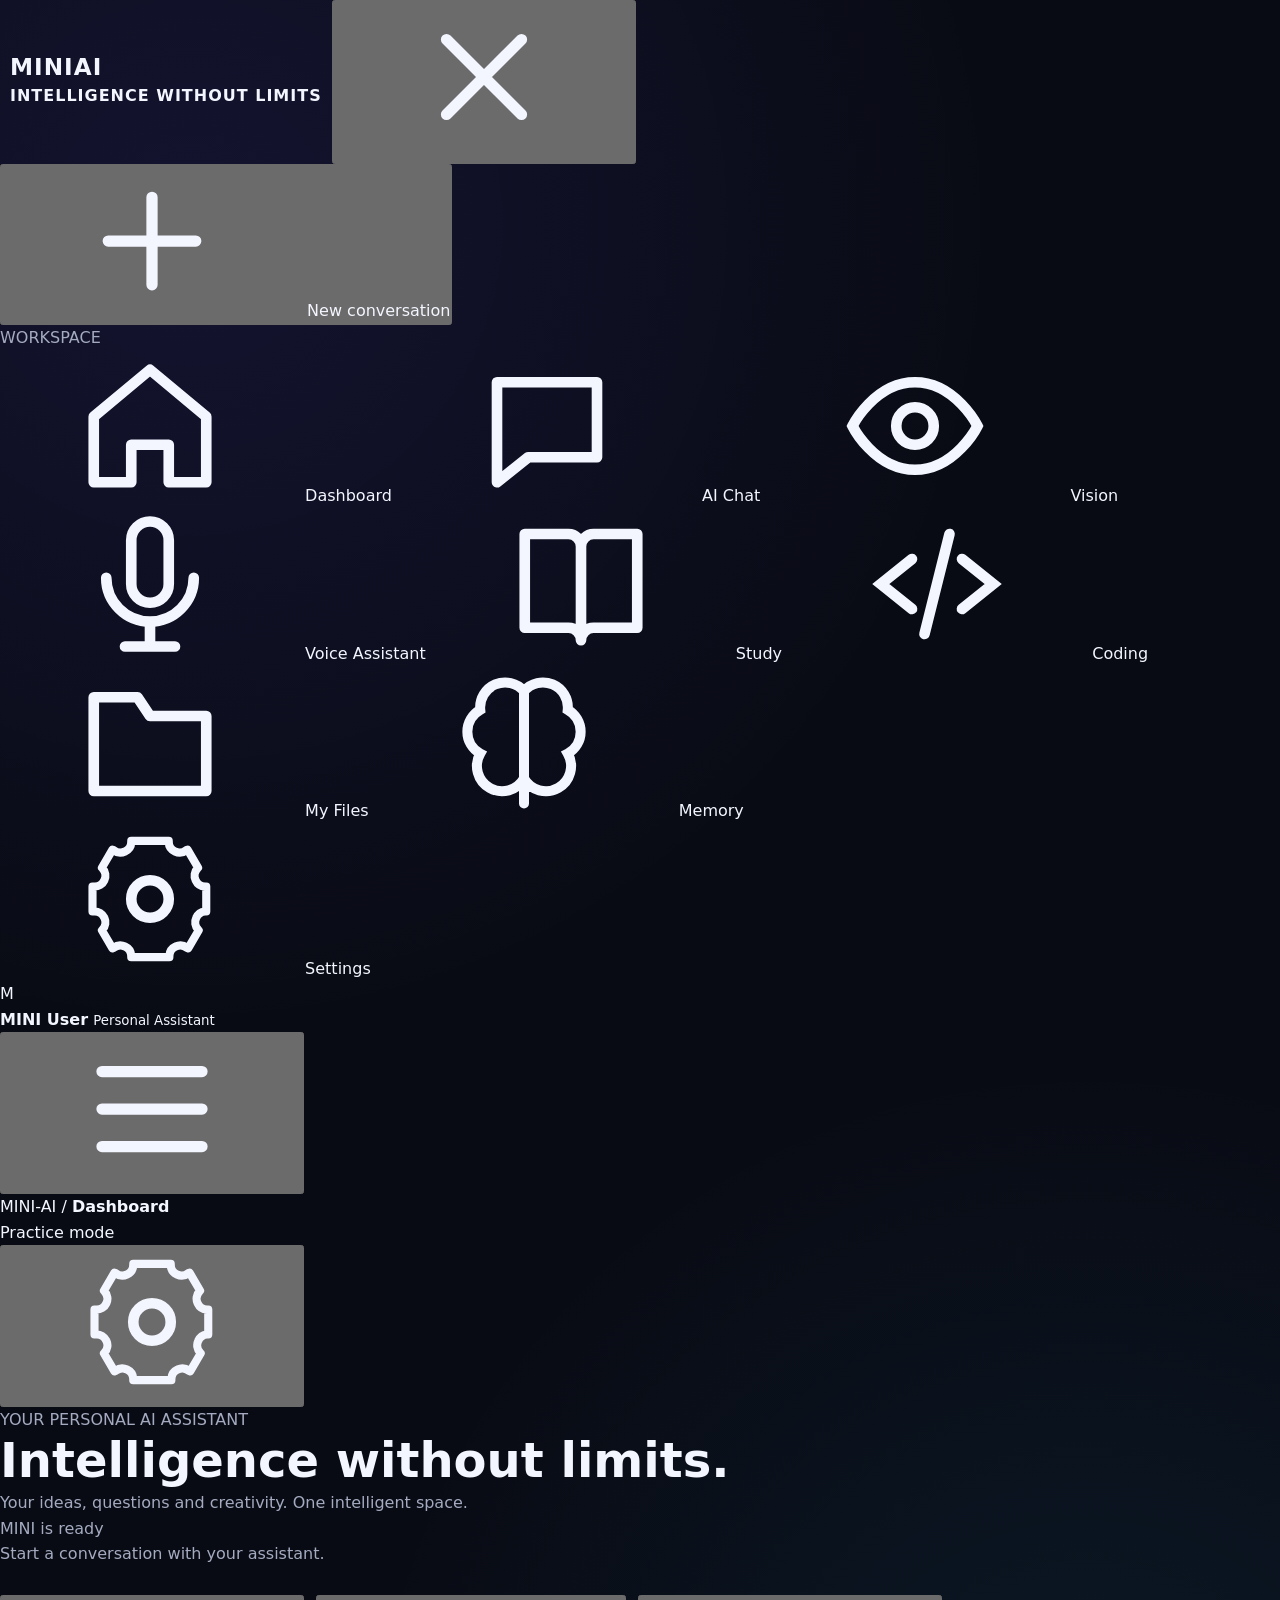
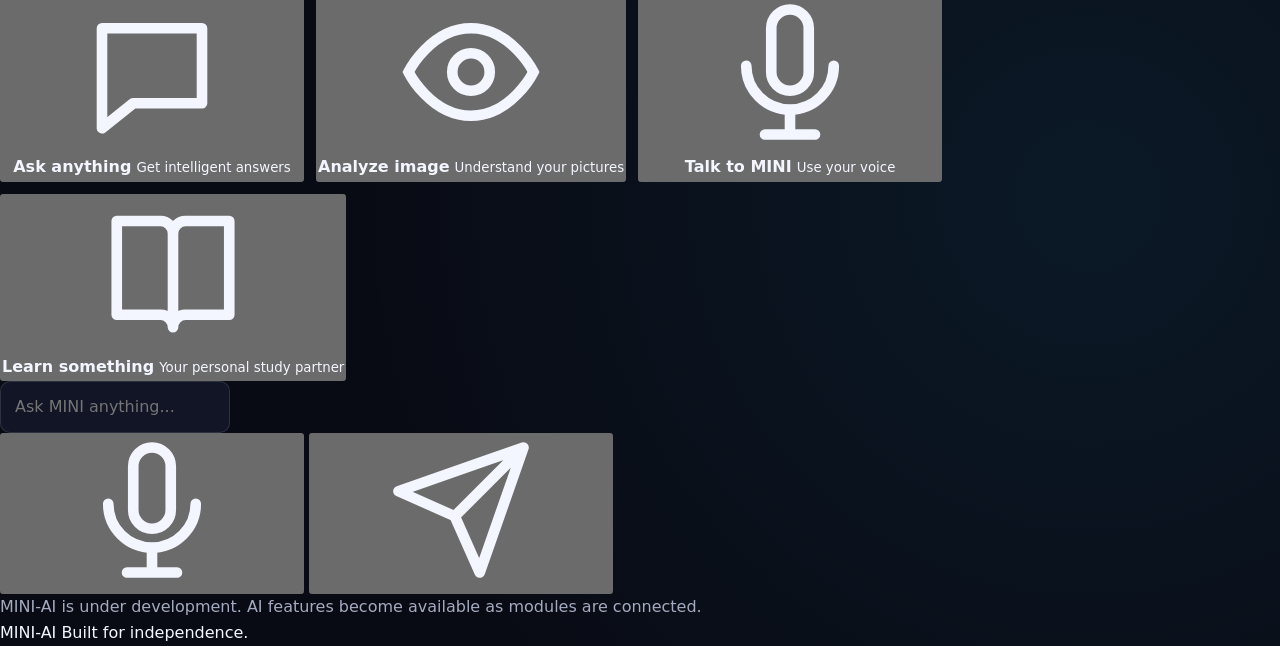
<file: web/index.html>
<!DOCTYPE html>
<html lang="en">
<head>
    <meta charset="UTF-8">
    <meta name="viewport"
          content="width=device-width, initial-scale=1.0,
          viewport-fit=cover">

    <meta name="theme-color" content="#090b14">
    <meta name="description"
          content="MINI-AI - Your personal intelligent assistant.">

    <title>MINI-AI | Intelligence Without Limits</title>

    <link rel="manifest" href="manifest.json">
    <link rel="icon" href="../assets/icons/icon.svg" type="image/svg+xml">

    <link rel="stylesheet" href="css/global.css">
    <link rel="stylesheet" href="css/animations.css">
    <link rel="stylesheet" href="css/dashboard.css">
    <link rel="stylesheet" href="css/responsive.css">

    <meta name="mobile-web-app-capable" content="yes">
    <meta name="apple-mobile-web-app-capable" content="yes">
    <meta name="apple-mobile-web-app-status-bar-style"
          content="black-translucent">
</head>

<body>

    <!-- SVG ICON LIBRARY -->
    <svg xmlns="http://www.w3.org/2000/svg"
         style="display:none">

        <symbol id="icon-home" viewBox="0 0 24 24">
            <path d="M3 10.5 12 3l9 7.5V21h-6v-6H9v6H3z"
                  fill="none" stroke="currentColor"
                  stroke-width="1.7" stroke-linejoin="round"/>
        </symbol>

        <symbol id="icon-chat" viewBox="0 0 24 24">
            <path d="M4 5h16v12H9l-5 4z"
                  fill="none" stroke="currentColor"
                  stroke-width="1.7" stroke-linejoin="round"/>
        </symbol>

        <symbol id="icon-eye" viewBox="0 0 24 24">
            <path d="M2 12s3.5-7 10-7 10 7 10 7-3.5 7-10 7S2 12 2 12Z"
                  fill="none" stroke="currentColor"
                  stroke-width="1.7"/>
            <circle cx="12" cy="12" r="3"
                    fill="none" stroke="currentColor"
                    stroke-width="1.7"/>
        </symbol>

        <symbol id="icon-mic" viewBox="0 0 24 24">
            <rect x="9" y="2" width="6" height="13"
                  rx="3" fill="none" stroke="currentColor"
                  stroke-width="1.7"/>
            <path d="M5 11a7 7 0 0 0 14 0M12 18v4m-4 0h8"
                  fill="none" stroke="currentColor"
                  stroke-width="1.7" stroke-linecap="round"/>
        </symbol>

        <symbol id="icon-book" viewBox="0 0 24 24">
            <path d="M3 4h7a2 2 0 0 1 2 2v15a2 2 0 0 0-2-2H3z
                     M21 4h-7a2 2 0 0 0-2 2v15a2 2 0 0 1 2-2h7z"
                  fill="none" stroke="currentColor"
                  stroke-width="1.7" stroke-linejoin="round"/>
        </symbol>

        <symbol id="icon-code" viewBox="0 0 24 24">
            <path d="m8 8-5 4 5 4m8-8 5 4-5 4m-2-12-4 16"
                  fill="none" stroke="currentColor"
                  stroke-width="1.7" stroke-linecap="round"/>
        </symbol>

        <symbol id="icon-folder" viewBox="0 0 24 24">
            <path d="M3 5h7l2 3h9v12H3z"
                  fill="none" stroke="currentColor"
                  stroke-width="1.7" stroke-linejoin="round"/>
        </symbol>

        <symbol id="icon-brain" viewBox="0 0 24 24">
            <path d="M12 4a4 4 0 0 0-7 3 4 4 0 0 0 0 7
                     4 4 0 0 0 7 4m0-14a4 4 0 0 1 7 3
                     4 4 0 0 1 0 7 4 4 0 0 1-7 4m0-14v18"
                  fill="none" stroke="currentColor"
                  stroke-width="1.6" stroke-linecap="round"/>
        </symbol>

        <symbol id="icon-settings" viewBox="0 0 24 24">
            <circle cx="12" cy="12" r="3"
                    fill="none" stroke="currentColor"
                    stroke-width="1.7"/>
            <path d="M19.4 15a1.7 1.7 0 0 0 .3 1.9l.1.1-1.7 2.9
                     -.2-.1a1.7 1.7 0 0 0-1.8-.2 1.7 1.7 0 0 0-1
                     1.5v.2H9v-.2a1.7 1.7 0 0 0-1-1.5
                     1.7 1.7 0 0 0-1.8.2l-.2.1-1.7-2.9
                     .1-.1A1.7 1.7 0 0 0 4.7 15
                     1.7 1.7 0 0 0 3 14H2.8v-4H3
                     a1.7 1.7 0 0 0 1.7-1
                     1.7 1.7 0 0 0-.3-1.9l-.1-.1L6 4.1l.2.1
                     a1.7 1.7 0 0 0 1.8.2 1.7 1.7 0 0 0 1-1.5
                     v-.2h6v.2a1.7 1.7 0 0 0 1 1.5
                     1.7 1.7 0 0 0 1.8-.2l.2-.1 1.7 2.9
                     -.1.1a1.7 1.7 0 0 0-.3 1.9 1.7 1.7 0 0 0 1.5 1H21v4h-.2
                     a1.7 1.7 0 0 0-1.4 1Z"
                  fill="none" stroke="currentColor"
                  stroke-width="1.3" stroke-linejoin="round"/>
        </symbol>

        <symbol id="icon-send" viewBox="0 0 24 24">
            <path d="m22 2-7 20-4-9-9-4zM22 2 11 13"
                  fill="none" stroke="currentColor"
                  stroke-width="1.7" stroke-linejoin="round"/>
        </symbol>

        <symbol id="icon-plus" viewBox="0 0 24 24">
            <path d="M12 5v14M5 12h14"
                  fill="none" stroke="currentColor"
                  stroke-width="1.8" stroke-linecap="round"/>
        </symbol>

        <symbol id="icon-menu" viewBox="0 0 24 24">
            <path d="M4 6h16M4 12h16M4 18h16"
                  fill="none" stroke="currentColor"
                  stroke-width="1.8" stroke-linecap="round"/>
        </symbol>

        <symbol id="icon-close" viewBox="0 0 24 24">
            <path d="m6 6 12 12M18 6 6 18"
                  fill="none" stroke="currentColor"
                  stroke-width="1.8" stroke-linecap="round"/>
        </symbol>

    </svg>

    <!-- APPLICATION -->
    <div class="app-container">

        <!-- SIDEBAR -->
        <aside class="sidebar" id="sidebar">

            <div class="brand">
                <div class="brand-logo">
                    <span class="brand-orb"></span>
                </div>

                <div class="brand-text">
                    <h2>MINI<span>AI</span></h2>
                    <small>INTELLIGENCE WITHOUT LIMITS</small>
                </div>

                <button class="icon-button mobile-close"
                        id="closeSidebar"
                        aria-label="Close navigation">
                    <svg><use href="#icon-close"/></svg>
                </button>
            </div>

            <div class="sidebar-content">

                <button class="new-chat-button" id="newChat">
                    <svg><use href="#icon-plus"/></svg>
                    <span>New conversation</span>
                </button>

                <p class="nav-heading">WORKSPACE</p>

                <nav class="main-navigation">

                    <a href="#dashboard" class="nav-link active"
                       data-page="dashboard">
                        <svg><use href="#icon-home"/></svg>
                        <span>Dashboard</span>
                    </a>

                    <a href="#chat" class="nav-link"
                       data-page="chat">
                        <svg><use href="#icon-chat"/></svg>
                        <span>AI Chat</span>
                    </a>

                    <a href="#vision" class="nav-link"
                       data-page="vision">
                        <svg><use href="#icon-eye"/></svg>
                        <span>Vision</span>
                    </a>

                    <a href="#voice" class="nav-link"
                       data-page="voice">
                        <svg><use href="#icon-mic"/></svg>
                        <span>Voice Assistant</span>
                    </a>

                    <a href="#study" class="nav-link"
                       data-page="study">
                        <svg><use href="#icon-book"/></svg>
                        <span>Study</span>
                    </a>

                    <a href="#coding" class="nav-link"
                       data-page="coding">
                        <svg><use href="#icon-code"/></svg>
                        <span>Coding</span>
                    </a>

                    <a href="#files" class="nav-link"
                       data-page="files">
                        <svg><use href="#icon-folder"/></svg>
                        <span>My Files</span>
                    </a>

                    <a href="#memory" class="nav-link"
                       data-page="memory">
                        <svg><use href="#icon-brain"/></svg>
                        <span>Memory</span>
                    </a>

                </nav>

                <div class="sidebar-bottom">

                    <a href="#settings" class="nav-link"
                       data-page="settings">
                        <svg><use href="#icon-settings"/></svg>
                        <span>Settings</span>
                    </a>

                    <div class="user-profile">
                        <div class="user-avatar">M</div>

                        <div class="user-details">
                            <strong>MINI User</strong>
                            <small>Personal Assistant</small>
                        </div>
                    </div>

                </div>
            </div>
        </aside>

        <!-- MAIN CONTENT -->
        <main class="main-content">

            <!-- TOP HEADER -->
            <header class="top-header">

                <div class="header-left">

                    <button class="icon-button menu-button"
                            id="openSidebar"
                            aria-label="Open navigation">
                        <svg><use href="#icon-menu"/></svg>
                    </button>

                    <div class="breadcrumb">
                        <span>MINI-AI</span>
                        <span>/</span>
                        <strong id="currentPage">Dashboard</strong>
                    </div>

                </div>

                <div class="header-right">

                    <div class="system-status">
                        <span class="status-dot"></span>
                        <span id="systemStatus">Practice mode</span>
                    </div>

                    <button class="icon-button"
                            id="headerSettings"
                            aria-label="Settings">
                        <svg><use href="#icon-settings"/></svg>
                    </button>

                </div>

            </header>

            <!-- DASHBOARD PAGE -->
            <section class="page dashboard-page"
                     id="dashboardPage"
                     data-view="dashboard">

                <div class="welcome-section">

                    <p class="welcome-label">
                        YOUR PERSONAL AI ASSISTANT
                    </p>

                    <h1>
                        Intelligence without
                        <span>limits.</span>
                    </h1>

                    <p class="welcome-description">
                        Your ideas, questions and creativity.
                        One intelligent space.
                    </p>

                </div>

                <!-- AI ORB -->
                <div class="ai-orb-section">

                    <div class="orb-container" id="aiOrb">

                        <div class="orb-glow"></div>

                        <div class="orb-ring ring-one"></div>
                        <div class="orb-ring ring-two"></div>

                        <div class="ai-orb">
                            <div class="orb-inner"></div>
                            <div class="orb-core"></div>
                        </div>

                    </div>

                    <p class="orb-title" id="orbTitle">
                        MINI is ready
                    </p>

                    <p class="orb-description"
                       id="orbDescription">
                        Start a conversation with your assistant.
                    </p>

                </div>

                <!-- QUICK ACTIONS -->
                <div class="quick-actions">

                    <button class="action-card"
                            data-action="chat">
                        <div class="action-icon">
                            <svg><use href="#icon-chat"/></svg>
                        </div>
                        <strong>Ask anything</strong>
                        <small>Get intelligent answers</small>
                    </button>

                    <button class="action-card"
                            data-action="vision">
                        <div class="action-icon">
                            <svg><use href="#icon-eye"/></svg>
                        </div>
                        <strong>Analyze image</strong>
                        <small>Understand your pictures</small>
                    </button>

                    <button class="action-card"
                            data-action="voice">
                        <div class="action-icon">
                            <svg><use href="#icon-mic"/></svg>
                        </div>
                        <strong>Talk to MINI</strong>
                        <small>Use your voice</small>
                    </button>

                    <button class="action-card"
                            data-action="study">
                        <div class="action-icon">
                            <svg><use href="#icon-book"/></svg>
                        </div>
                        <strong>Learn something</strong>
                        <small>Your personal study partner</small>
                    </button>

                </div>

                <!-- CHAT INPUT -->
                <div class="dashboard-chat">

                    <form id="dashboardChatForm">

                        <div class="chat-input-wrapper">

                            <input
                                type="text"
                                id="dashboardMessage"
                                placeholder="Ask MINI anything..."
                                autocomplete="off"
                                maxlength="10000"
                                aria-label="Message MINI">

                            <div class="chat-input-actions">

                                <button type="button"
                                        class="icon-button"
                                        id="dashboardMic"
                                        aria-label="Voice input">
                                    <svg><use href="#icon-mic"/></svg>
                                </button>

                                <button type="submit"
                                        class="send-button"
                                        aria-label="Send message">
                                    <svg><use href="#icon-send"/></svg>
                                </button>

                            </div>

                        </div>

                    </form>

                    <p class="input-disclaimer">
                        MINI-AI is under development. AI features
                        become available as modules are connected.
                    </p>

                </div>

            </section>

            <!-- CHAT PAGE -->
            <section class="page chat-page"
                     id="chatPage"
                     data-view="chat"
                     hidden>

                <div class="chat-header">
                    <h2>AI Conversation</h2>
                    <p>Talk, ask questions and explore ideas.</p>
                </div>

                <div class="chat-messages"
                     id="chatMessages"
                     aria-live="polite">

                    <div class="welcome-message">
                        <div class="message-avatar">M</div>

                        <div class="message-content">
                            <strong>MINI</strong>
                            <p>
                                Hello! I'm MINI, your personal
                                assistant. How can I help you?
                            </p>
                        </div>
                    </div>

                </div>

                <form id="chatForm" class="chat-form">

                    <input type="text"
                           id="chatMessage"
                           placeholder="Message MINI..."
                           maxlength="10000"
                           autocomplete="off"
                           aria-label="Chat message">

                    <button type="button"
                            id="chatMic"
                            class="icon-button"
                            aria-label="Voice input">
                        <svg><use href="#icon-mic"/></svg>
                    </button>

                    <button type="submit"
                            class="send-button"
                            aria-label="Send message">
                        <svg><use href="#icon-send"/></svg>
                    </button>

                </form>

            </section>

            <!-- FUTURE MODULES -->
            <section class="page module-page"
                     id="modulePage"
                     data-view="module"
                     hidden>

                <div class="module-content">
                    <div class="module-icon" id="moduleIcon">
                        <svg><use href="#icon-eye"/></svg>
                    </div>

                    <h2 id="moduleTitle">Module</h2>

                    <p id="moduleDescription">
                        This module is being prepared.
                    </p>

                    <span class="module-status">
                        Development in progress
                    </span>
                </div>

            </section>

            <!-- FOOTER -->
            <footer class="app-footer">
                <span>MINI-AI</span>
                <span>Built for independence.</span>
            </footer>

        </main>

    </div>

    <!-- JAVASCRIPT -->
    <script src="js/navigation.js" defer></script>
    <script src="js/app.js" defer></script>
    <script src="js/chat.js" defer></script>
    <script src="js/voice.js" defer></script>
    <script src="js/vision.js" defer></script>
    <script src="js/memory.js" defer></script>
    <script src="js/settings.js" defer></script>

</body>
</html>
</file>
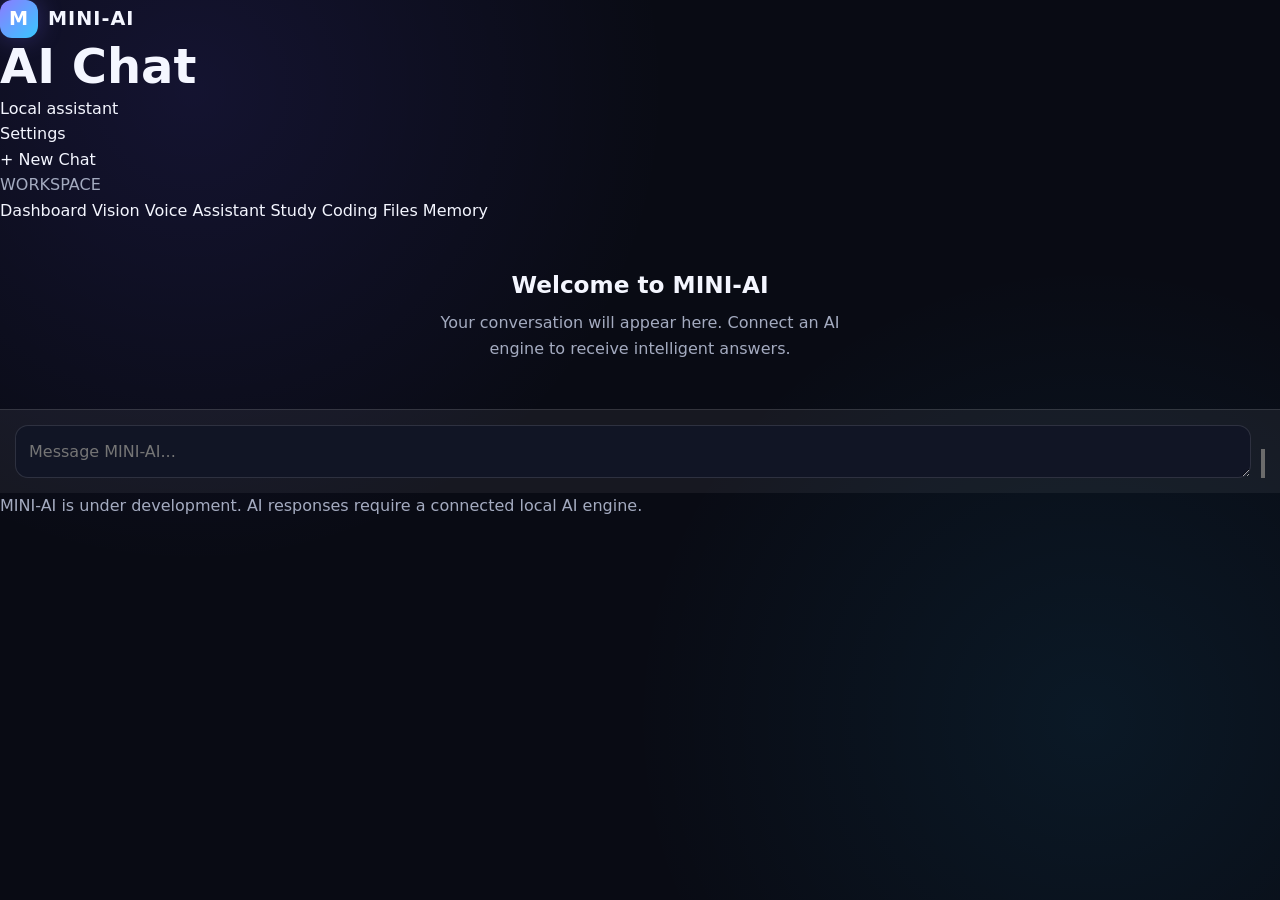
<file: web/pages/chat.html>
<!DOCTYPE html>
<html lang="en">
<head>
  <meta charset="UTF-8">
  <meta name="viewport" content="width=device-width, initial-scale=1.0">
  <meta name="theme-color" content="#090b14">

  <title>AI Chat | MINI-AI</title>

  <link rel="stylesheet" href="../css/global.css">
  <link rel="stylesheet" href="../css/animations.css">
  <link rel="stylesheet" href="../css/chat.css">
  <link rel="stylesheet" href="../css/responsive.css">

  <script src="../js/chat.js" defer></script>
</head>

<body class="chat-page">

  <header class="chat-topbar">
    <a class="brand" href="dashboard.html">
      <span class="brand-mark">M</span>
      <span>MINI-AI</span>
    </a>

    <div class="chat-header-title">
      <h1>AI Chat</h1>
      <span class="connection-status">
        <span class="status-dot"></span>
        Local assistant
      </span>
    </div>

    <a class="header-link" href="settings.html">Settings</a>
  </header>

  <main class="chat-layout">

    <aside class="chat-sidebar">
      <a class="new-chat-button" href="chat.html">
        + New Chat
      </a>

      <div class="chat-sidebar-section">
        <p>WORKSPACE</p>

        <a href="dashboard.html">Dashboard</a>
        <a href="vision.html">Vision</a>
        <a href="voice.html">Voice Assistant</a>
        <a href="study.html">Study</a>
        <a href="coding.html">Coding</a>
        <a href="files.html">Files</a>
        <a href="memory.html">Memory</a>
      </div>
    </aside>

    <section class="chat-main">

      <div class="chat-messages" id="chat-messages">

        <div class="welcome-message" id="welcome-message">

          <div class="assistant-avatar">M</div>

          <h2>How can I help you today?</h2>

          <p>
            Ask a question, explore an idea or start learning
            something new.
          </p>

          <div class="suggestion-list">

            <button
              type="button"
              class="suggestion-button"
              data-prompt="Explain artificial intelligence in simple words."
            >
              Explain artificial intelligence
            </button>

            <button
              type="button"
              class="suggestion-button"
              data-prompt="Help me understand a difficult study topic."
            >
              Help me study
            </button>

            <button
              type="button"
              class="suggestion-button"
              data-prompt="Help me write and understand a program."
            >
              Help me with coding
            </button>

          </div>

        </div>

      </div>

      <div class="chat-composer-area">

        <form id="chat-form" class="chat-composer">

          <textarea
            id="chat-input"
            name="message"
            placeholder="Message MINI-AI..."
            rows="1"
            maxlength="10000"
            aria-label="Your message"
            required
          ></textarea>

          <button
            type="submit"
            id="send-button"
            aria-label="Send message"
          >
            <svg viewBox="0 0 24 24" aria-hidden="true">
              <path
                d="M22 2L11 13"
                fill="none"
                stroke="currentColor"
                stroke-width="2"
                stroke-linecap="round"
              />
              <path
                d="M22 2L15 22L11 13L2 9L22 2Z"
                fill="none"
                stroke="currentColor"
                stroke-width="2"
                stroke-linejoin="round"
              />
            </svg>
          </button>

        </form>

        <p class="chat-disclaimer">
          MINI-AI is under development. AI responses require a connected
          local AI engine.
        </p>

      </div>

    </section>

  </main>

</body>
</html>
</file>
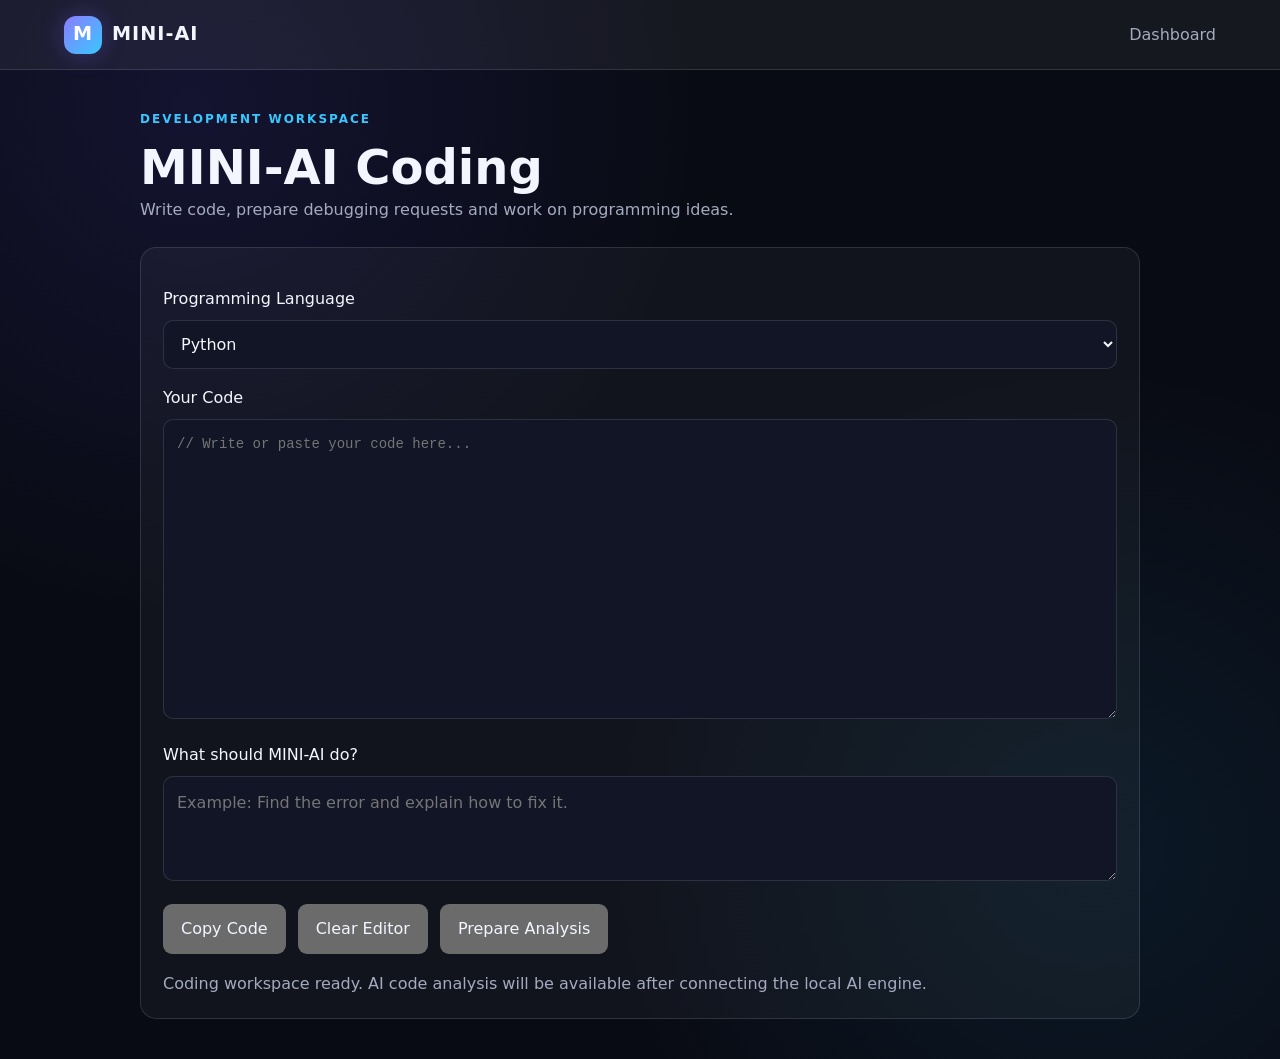
<file: web/pages/coding.html>
<!DOCTYPE html>
<html lang="en">
<head>
  <meta charset="UTF-8">
  <meta name="viewport" content="width=device-width, initial-scale=1.0">
  <meta name="theme-color" content="#090b14">

  <title>Coding | MINI-AI</title>

  <link rel="stylesheet" href="../css/global.css">
  <link rel="stylesheet" href="../css/animations.css">
  <link rel="stylesheet" href="../css/responsive.css">

  <style>
    .coding-container {
      width: min(1000px, 94%);
      margin: 40px auto;
    }

    .coding-header {
      margin-bottom: 25px;
    }

    .coding-panel {
      padding: 22px;
      border: 1px solid rgba(255,255,255,0.12);
      border-radius: 16px;
      background: rgba(255,255,255,0.04);
    }

    .coding-panel label {
      display: block;
      margin: 16px 0 8px;
    }

    .coding-panel select,
    .coding-panel textarea {
      width: 100%;
      padding: 13px;
      border-radius: 10px;
    }

    .code-editor {
      min-height: 300px;
      resize: vertical;
      font-family: monospace;
      font-size: 14px;
      line-height: 1.6;
      tab-size: 2;
    }

    .coding-actions {
      display: flex;
      flex-wrap: wrap;
      gap: 12px;
      margin-top: 16px;
    }

    .coding-actions button {
      padding: 12px 18px;
      border: 0;
      border-radius: 9px;
      cursor: pointer;
    }

    .coding-status {
      margin-top: 18px;
      line-height: 1.5;
    }
  </style>
</head>

<body>

  <header class="topbar">
    <a class="brand" href="dashboard.html">
      <span class="brand-mark">M</span>
      <span>MINI-AI</span>
    </a>

    <a href="dashboard.html">Dashboard</a>
  </header>

  <main class="coding-container">

    <section class="coding-header">
      <p class="eyebrow">DEVELOPMENT WORKSPACE</p>
      <h1>MINI-AI Coding</h1>
      <p>Write code, prepare debugging requests and work on programming ideas.</p>
    </section>

    <section class="coding-panel">

      <label for="programming-language">Programming Language</label>

      <select id="programming-language">
        <option value="Python">Python</option>
        <option value="JavaScript">JavaScript</option>
        <option value="HTML">HTML</option>
        <option value="CSS">CSS</option>
        <option value="Java">Java</option>
        <option value="C">C</option>
        <option value="C++">C++</option>
        <option value="Other">Other</option>
      </select>

      <label for="code-editor">Your Code</label>

      <textarea
        id="code-editor"
        class="code-editor"
        placeholder="// Write or paste your code here..."
        spellcheck="false"
        autocapitalize="off"
        autocomplete="off"
      ></textarea>

      <label for="coding-request">What should MINI-AI do?</label>

      <textarea
        id="coding-request"
        rows="3"
        placeholder="Example: Find the error and explain how to fix it."
      ></textarea>

      <div class="coding-actions">

        <button type="button" id="copy-code">
          Copy Code
        </button>

        <button type="button" id="clear-code">
          Clear Editor
        </button>

        <button type="button" id="analyze-code">
          Prepare Analysis
        </button>

      </div>

      <p
        id="coding-status"
        class="coding-status"
        role="status"
        aria-live="polite"
      >
        Coding workspace ready. AI code analysis will be available
        after connecting the local AI engine.
      </p>

    </section>

  </main>

  <script>
    const editor = document.getElementById("code-editor");
    const request = document.getElementById("coding-request");
    const language = document.getElementById("programming-language");
    const status = document.getElementById("coding-status");

    document.getElementById("copy-code").addEventListener("click", async () => {
      if (!editor.value) {
        status.textContent = "There is no code to copy.";
        return;
      }

      try {
        await navigator.clipboard.writeText(editor.value);
        status.textContent = "Code copied successfully.";
      } catch (error) {
        status.textContent =
          "Clipboard access failed. Select the code and copy it manually.";
      }
    });

    document.getElementById("clear-code").addEventListener("click", () => {
      editor.value = "";
      request.value = "";
      status.textContent = "Coding editor cleared.";
    });

    document.getElementById("analyze-code").addEventListener("click", () => {
      if (!editor.value.trim()) {
        status.textContent = "Write or paste some code first.";
        return;
      }

      const selectedLanguage = language.value;
      const instruction = request.value.trim() || "Review this code.";

      status.textContent =
        `Analysis request prepared for ${selectedLanguage}. ` +
        `Instruction: ${instruction} ` +
        "Connect the local AI engine to receive an analysis.";
    });
  </script>

</body>
</html>
</file>
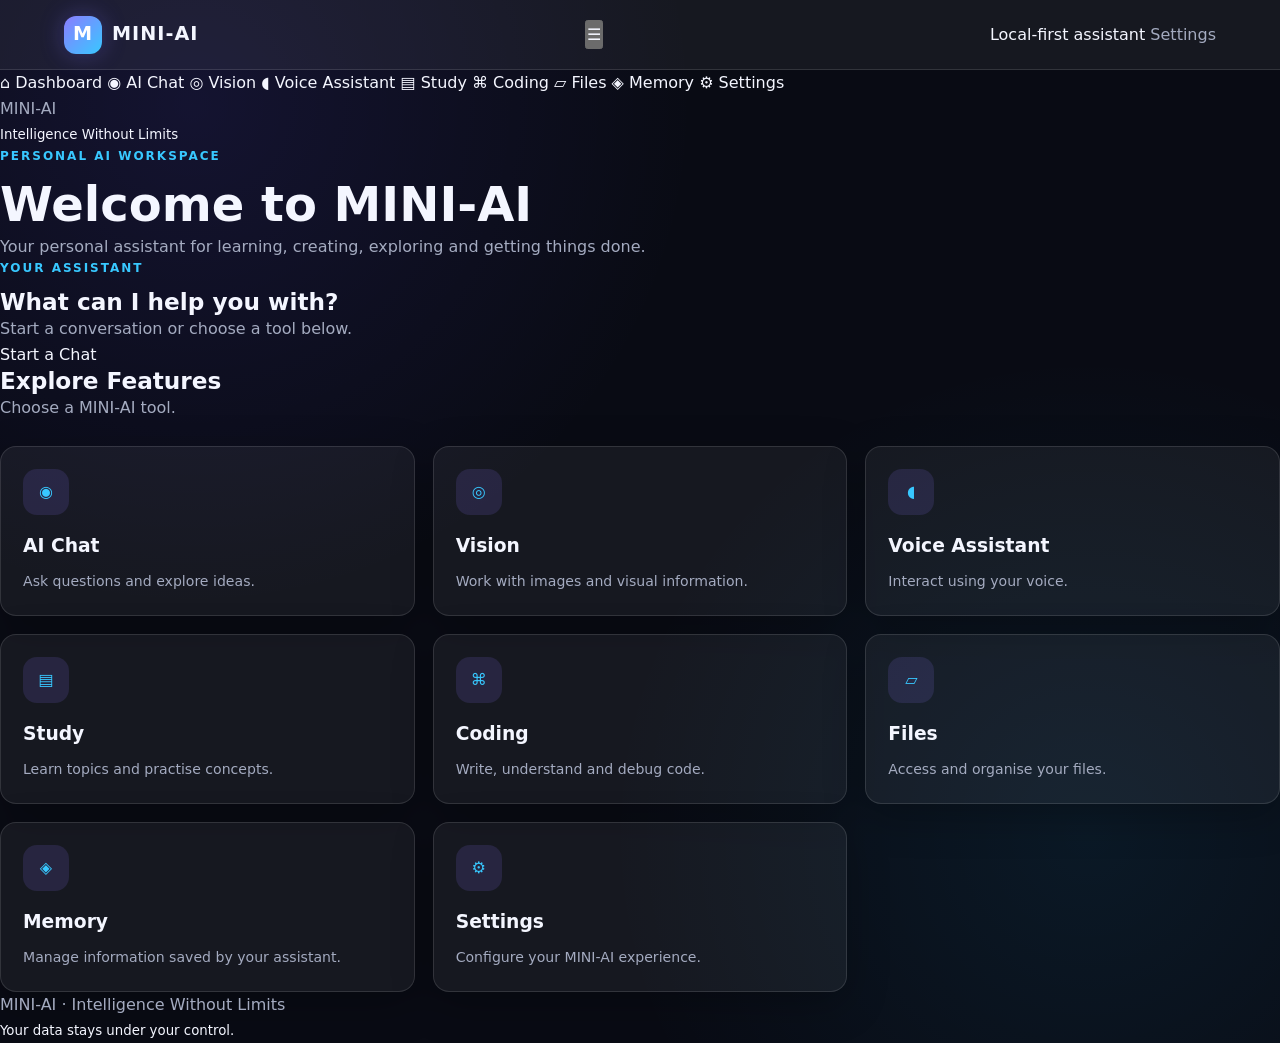
<file: web/pages/dashboard.html>
<!DOCTYPE html>
<html lang="en">
<head>
  <meta charset="UTF-8">
  <meta name="viewport" content="width=device-width, initial-scale=1.0">
  <meta name="theme-color" content="#090b14">

  <title>Dashboard | MINI-AI</title>

  <link rel="stylesheet" href="../css/global.css">
  <link rel="stylesheet" href="../css/animations.css">
  <link rel="stylesheet" href="../css/dashboard.css">
  <link rel="stylesheet" href="../css/responsive.css">
</head>

<body class="dashboard-page">

  <header class="topbar">
    <a class="brand" href="dashboard.html">
      <span class="brand-mark">M</span>
      <span>MINI-AI</span>
    </a>

    <button
      class="menu-button"
      id="menu-button"
      type="button"
      aria-label="Open navigation"
      aria-expanded="false"
    >
      ☰
    </button>

    <div class="topbar-actions">
      <span class="status-indicator">Local-first assistant</span>
      <a class="profile-link" href="settings.html">Settings</a>
    </div>
  </header>

  <div class="dashboard-layout">

    <aside class="sidebar" id="sidebar">
      <nav aria-label="Main navigation">

        <a class="nav-link active" href="dashboard.html">
          <span>⌂</span> Dashboard
        </a>

        <a class="nav-link" href="chat.html">
          <span>◉</span> AI Chat
        </a>

        <a class="nav-link" href="vision.html">
          <span>◎</span> Vision
        </a>

        <a class="nav-link" href="voice.html">
          <span>◖</span> Voice Assistant
        </a>

        <a class="nav-link" href="study.html">
          <span>▤</span> Study
        </a>

        <a class="nav-link" href="coding.html">
          <span>⌘</span> Coding
        </a>

        <a class="nav-link" href="files.html">
          <span>▱</span> Files
        </a>

        <a class="nav-link" href="memory.html">
          <span>◈</span> Memory
        </a>

        <a class="nav-link" href="settings.html">
          <span>⚙</span> Settings
        </a>

      </nav>

      <div class="sidebar-footer">
        <p>MINI-AI</p>
        <small>Intelligence Without Limits</small>
      </div>
    </aside>

    <main class="dashboard-main">

      <section class="welcome-section">
        <p class="eyebrow">PERSONAL AI WORKSPACE</p>

        <h1>Welcome to MINI-AI</h1>

        <p>
          Your personal assistant for learning, creating,
          exploring and getting things done.
        </p>
      </section>

      <section class="assistant-panel">
        <div>
          <p class="eyebrow">YOUR ASSISTANT</p>
          <h2>What can I help you with?</h2>
          <p>
            Start a conversation or choose a tool below.
          </p>
        </div>

        <a class="primary-button" href="chat.html">
          Start a Chat
        </a>
      </section>

      <section class="tools-section">
        <div class="section-heading">
          <h2>Explore Features</h2>
          <p>Choose a MINI-AI tool.</p>
        </div>

        <div class="feature-grid">

          <a class="feature-card" href="chat.html">
            <span class="feature-icon">◉</span>
            <h3>AI Chat</h3>
            <p>Ask questions and explore ideas.</p>
          </a>

          <a class="feature-card" href="vision.html">
            <span class="feature-icon">◎</span>
            <h3>Vision</h3>
            <p>Work with images and visual information.</p>
          </a>

          <a class="feature-card" href="voice.html">
            <span class="feature-icon">◖</span>
            <h3>Voice Assistant</h3>
            <p>Interact using your voice.</p>
          </a>

          <a class="feature-card" href="study.html">
            <span class="feature-icon">▤</span>
            <h3>Study</h3>
            <p>Learn topics and practise concepts.</p>
          </a>

          <a class="feature-card" href="coding.html">
            <span class="feature-icon">⌘</span>
            <h3>Coding</h3>
            <p>Write, understand and debug code.</p>
          </a>

          <a class="feature-card" href="files.html">
            <span class="feature-icon">▱</span>
            <h3>Files</h3>
            <p>Access and organise your files.</p>
          </a>

          <a class="feature-card" href="memory.html">
            <span class="feature-icon">◈</span>
            <h3>Memory</h3>
            <p>Manage information saved by your assistant.</p>
          </a>

          <a class="feature-card" href="settings.html">
            <span class="feature-icon">⚙</span>
            <h3>Settings</h3>
            <p>Configure your MINI-AI experience.</p>
          </a>

        </div>
      </section>

      <footer class="dashboard-footer">
        <p>MINI-AI · Intelligence Without Limits</p>
        <small>Your data stays under your control.</small>
      </footer>

    </main>

  </div>

  <script>
    const menuButton = document.getElementById("menu-button");
    const sidebar = document.getElementById("sidebar");

    menuButton.addEventListener("click", () => {
      const isOpen = sidebar.classList.toggle("open");

      menuButton.setAttribute(
        "aria-expanded",
        String(isOpen)
      );
    });
  </script>

</body>
</html>
</file>
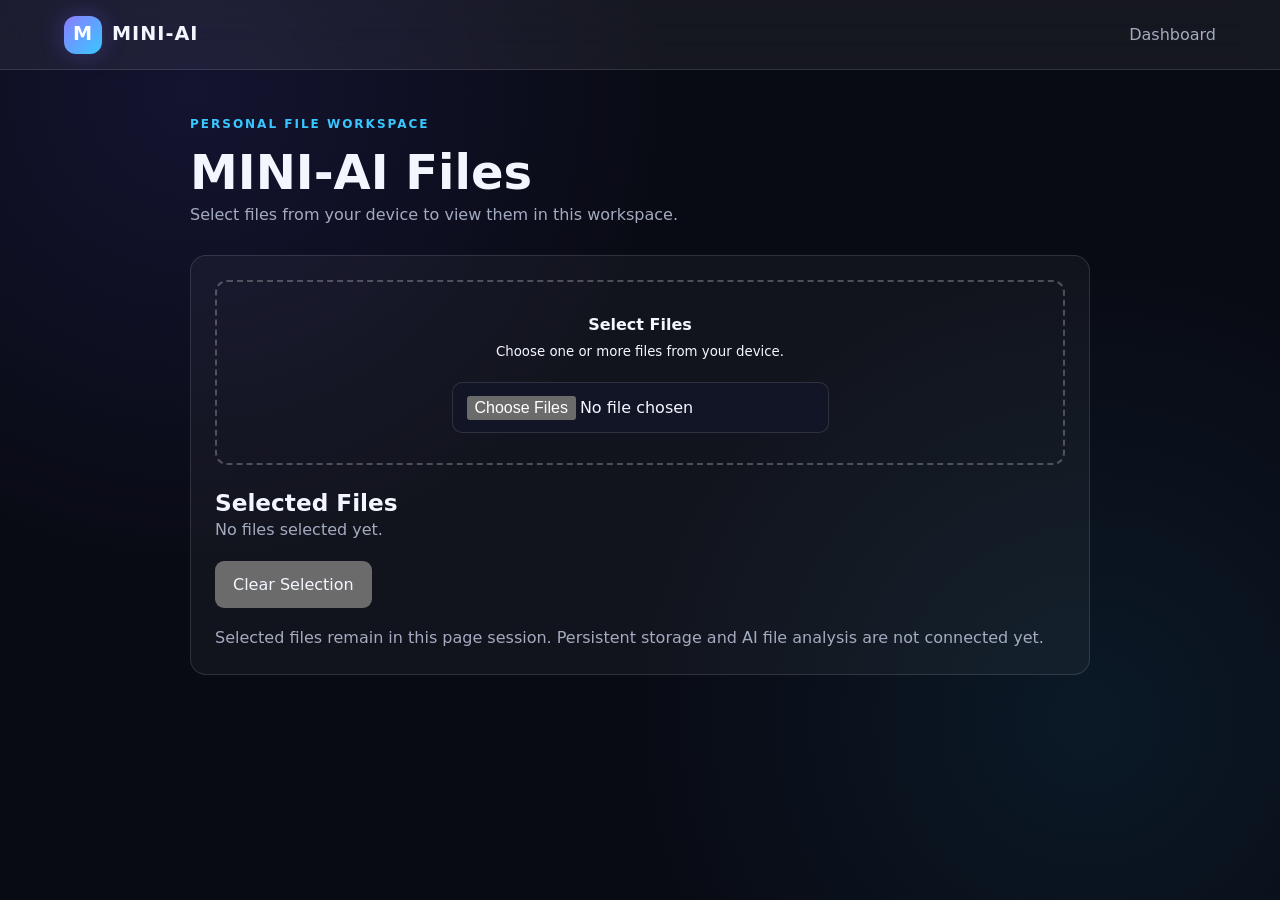
<file: web/pages/files.html>
<!DOCTYPE html>
<html lang="en">
<head>
  <meta charset="UTF-8">
  <meta name="viewport" content="width=device-width, initial-scale=1.0">
  <meta name="theme-color" content="#090b14">

  <title>Files | MINI-AI</title>

  <link rel="stylesheet" href="../css/global.css">
  <link rel="stylesheet" href="../css/animations.css">
  <link rel="stylesheet" href="../css/responsive.css">

  <style>
    .files-container {
      width: min(900px, 92%);
      margin: 45px auto;
    }

    .files-header {
      margin-bottom: 28px;
    }

    .files-panel {
      padding: 24px;
      border: 1px solid rgba(255,255,255,0.12);
      border-radius: 16px;
      background: rgba(255,255,255,0.04);
    }

    .file-picker {
      display: block;
      padding: 30px 18px;
      border: 2px dashed rgba(255,255,255,0.25);
      border-radius: 12px;
      text-align: center;
    }

    .file-picker input {
      display: block;
      max-width: 100%;
      margin: 18px auto 0;
    }

    .file-list {
      margin-top: 24px;
    }

    .file-item {
      display: flex;
      justify-content: space-between;
      flex-wrap: wrap;
      gap: 10px;
      padding: 14px;
      margin-top: 10px;
      border: 1px solid rgba(255,255,255,0.1);
      border-radius: 10px;
    }

    .file-name {
      overflow-wrap: anywhere;
    }

    .file-size {
      opacity: 0.7;
    }

    .files-status {
      margin-top: 18px;
      line-height: 1.5;
    }

    .clear-button {
      margin-top: 18px;
      padding: 11px 18px;
      border: 0;
      border-radius: 9px;
      cursor: pointer;
    }
  </style>
</head>

<body>

  <header class="topbar">
    <a class="brand" href="dashboard.html">
      <span class="brand-mark">M</span>
      <span>MINI-AI</span>
    </a>

    <a href="dashboard.html">Dashboard</a>
  </header>

  <main class="files-container">

    <section class="files-header">
      <p class="eyebrow">PERSONAL FILE WORKSPACE</p>
      <h1>MINI-AI Files</h1>
      <p>Select files from your device to view them in this workspace.</p>
    </section>

    <section class="files-panel">

      <label class="file-picker" for="file-input">
        <strong>Select Files</strong>
        <br>
        <small>Choose one or more files from your device.</small>

        <input
          type="file"
          id="file-input"
          multiple
        >
      </label>

      <div class="file-list" id="file-list">
        <h2>Selected Files</h2>
        <p>No files selected yet.</p>
      </div>

      <button
        type="button"
        class="clear-button"
        id="clear-files"
      >
        Clear Selection
      </button>

      <p
        id="files-status"
        class="files-status"
        role="status"
        aria-live="polite"
      >
        Selected files remain in this page session. Persistent storage
        and AI file analysis are not connected yet.
      </p>

    </section>

  </main>

  <script>
    const fileInput = document.getElementById("file-input");
    const fileList = document.getElementById("file-list");
    const filesStatus = document.getElementById("files-status");
    const clearButton = document.getElementById("clear-files");

    function formatSize(bytes) {
      if (bytes < 1024) return bytes + " B";

      if (bytes < 1024 * 1024) {
        return (bytes / 1024).toFixed(1) + " KB";
      }

      return (bytes / (1024 * 1024)).toFixed(2) + " MB";
    }

    fileInput.addEventListener("change", () => {
      const files = Array.from(fileInput.files);

      fileList.replaceChildren();

      const heading = document.createElement("h2");
      heading.textContent = "Selected Files";
      fileList.appendChild(heading);

      if (files.length === 0) {
        const emptyMessage = document.createElement("p");
        emptyMessage.textContent = "No files selected yet.";
        fileList.appendChild(emptyMessage);
        filesStatus.textContent = "No files selected.";
        return;
      }

      files.forEach((file) => {
        const item = document.createElement("div");
        item.className = "file-item";

        const name = document.createElement("span");
        name.className = "file-name";
        name.textContent = file.name;

        const size = document.createElement("span");
        size.className = "file-size";
        size.textContent = formatSize(file.size);

        item.append(name, size);
        fileList.appendChild(item);
      });

      filesStatus.textContent =
        files.length + " file(s) selected. They have not been uploaded.";
    });

    clearButton.addEventListener("click", () => {
      fileInput.value = "";

      fileList.replaceChildren();

      const heading = document.createElement("h2");
      heading.textContent = "Selected Files";

      const emptyMessage = document.createElement("p");
      emptyMessage.textContent = "No files selected yet.";

      fileList.append(heading, emptyMessage);
      filesStatus.textContent = "File selection cleared.";
    });
  </script>

</body>
</html>
</file>
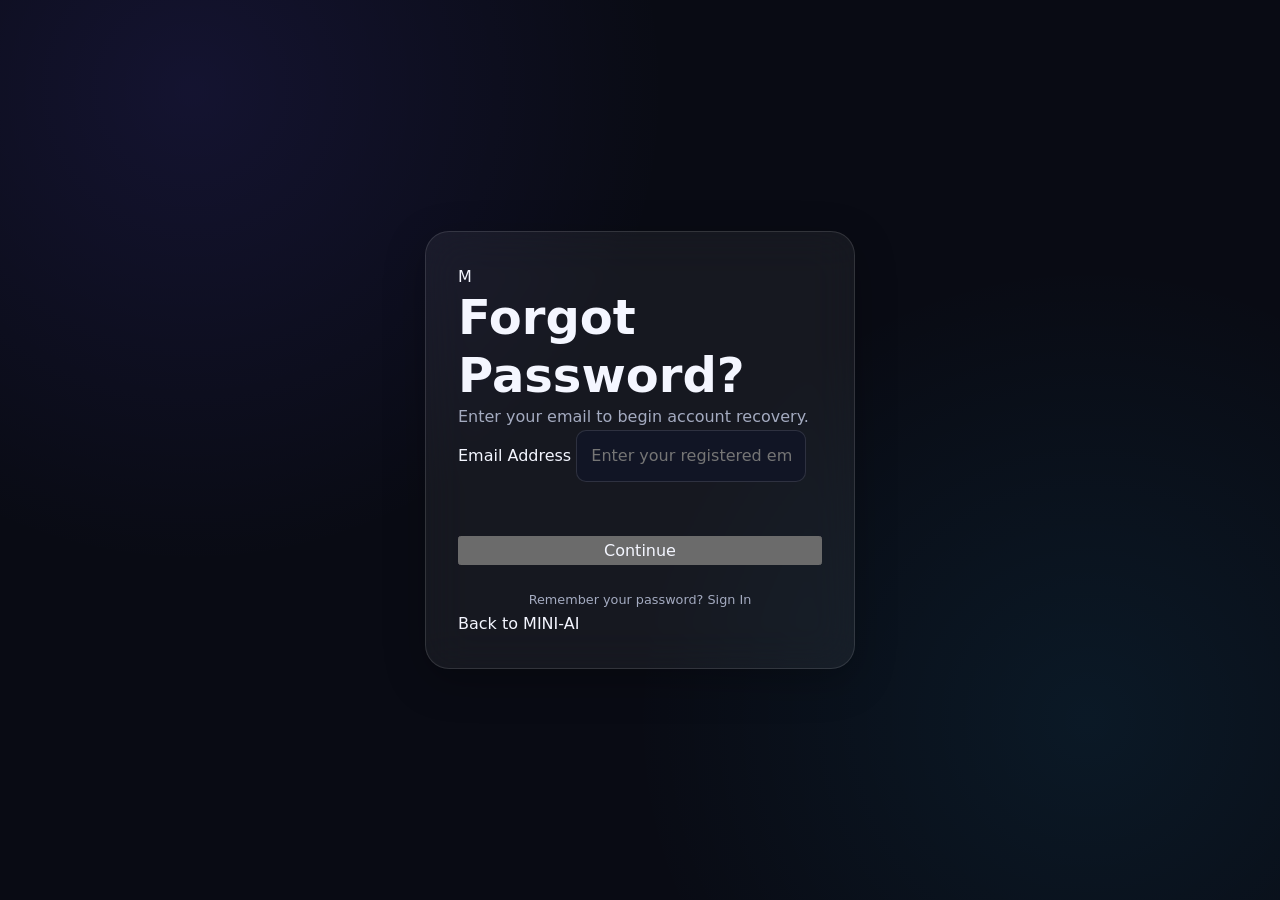
<file: web/pages/forgot-password.html>
<!DOCTYPE html>
<html lang="en">
<head>
  <meta charset="UTF-8">
  <meta name="viewport" content="width=device-width, initial-scale=1.0">
  <meta name="theme-color" content="#090b14">

  <title>Reset Password | MINI-AI</title>

  <link rel="stylesheet" href="../css/global.css">
  <link rel="stylesheet" href="../css/animations.css">
  <link rel="stylesheet" href="../css/login.css">
</head>

<body class="auth-page">

  <main class="auth-container">

    <section class="auth-card">

      <header class="auth-header">
        <div class="auth-logo" aria-hidden="true">M</div>

        <h1>Forgot Password?</h1>
        <p>Enter your email to begin account recovery.</p>
      </header>

      <form id="forgot-password-form" class="auth-form">

        <div class="form-group">
          <label for="recovery-email">Email Address</label>

          <input
            type="email"
            id="recovery-email"
            name="email"
            placeholder="Enter your registered email"
            autocomplete="email"
            required
          >
        </div>

        <p
          id="recovery-message"
          class="auth-message"
          role="status"
          aria-live="polite"
        ></p>

        <button type="submit" id="recovery-button">
          Continue
        </button>

      </form>

      <p class="auth-footer">
        Remember your password?
        <a href="login.html">Sign In</a>
      </p>

      <a class="back-link" href="../index.html">
        Back to MINI-AI
      </a>

    </section>

  </main>

</body>
</html>
</file>
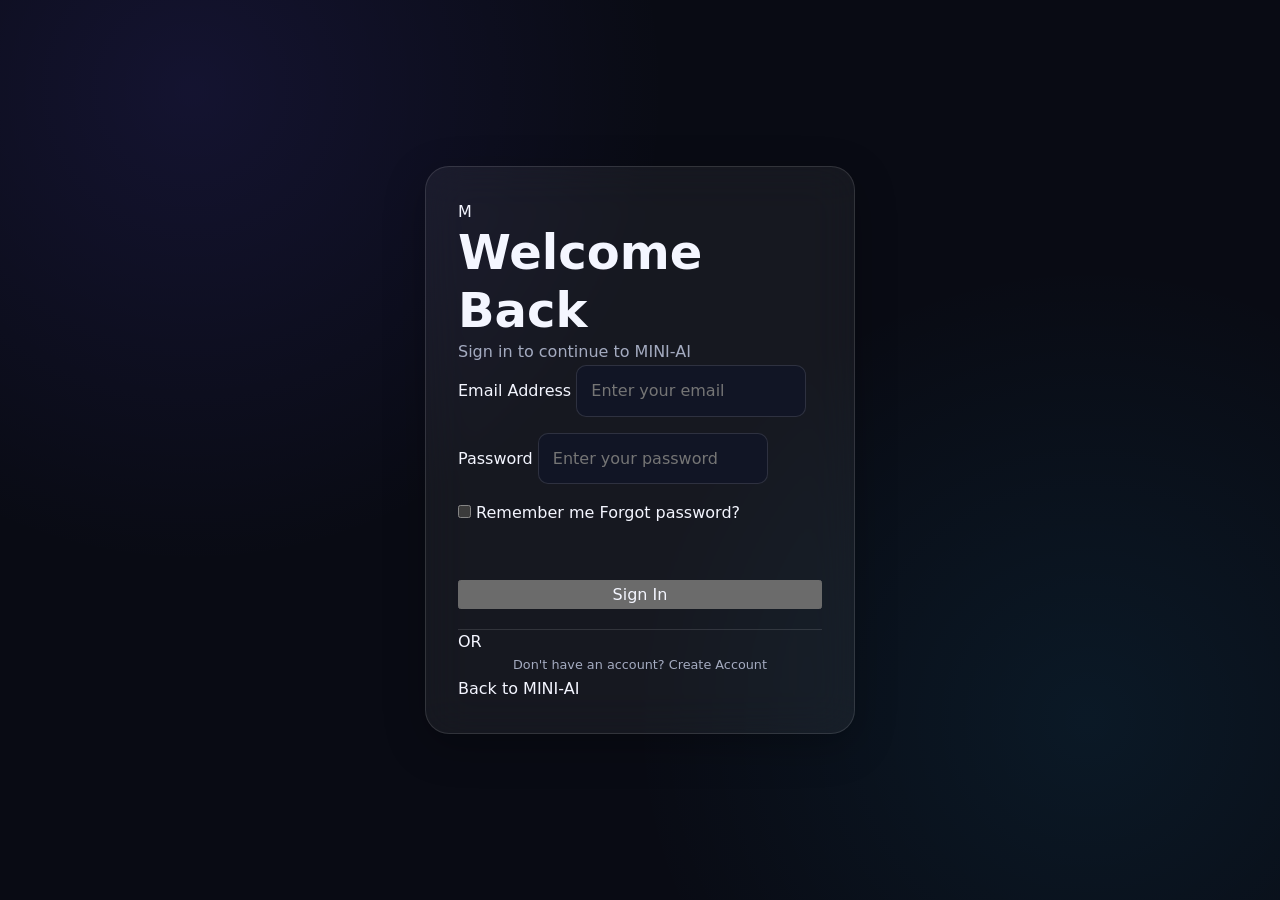
<file: web/pages/login.html>
<!DOCTYPE html>
<html lang="en">
<head>
  <meta charset="UTF-8">
  <meta name="viewport" content="width=device-width, initial-scale=1.0">
  <meta name="theme-color" content="#090b14">

  <title>Login | MINI-AI</title>

  <link rel="stylesheet" href="../css/global.css">
  <link rel="stylesheet" href="../css/animations.css">
  <link rel="stylesheet" href="../css/login.css">

  <script src="../js/auth.js" defer></script>
</head>

<body class="auth-page">

  <main class="auth-container">

    <section class="auth-card">

      <header class="auth-header">
        <div class="auth-logo" aria-hidden="true">M</div>

        <h1>Welcome Back</h1>
        <p>Sign in to continue to MINI-AI</p>
      </header>

      <form id="login-form" class="auth-form">

        <div class="form-group">
          <label for="login-email">Email Address</label>

          <input
            type="email"
            id="login-email"
            name="email"
            placeholder="Enter your email"
            autocomplete="email"
            required
          >
        </div>

        <div class="form-group">
          <label for="login-password">Password</label>

          <input
            type="password"
            id="login-password"
            name="password"
            placeholder="Enter your password"
            autocomplete="current-password"
            minlength="8"
            required
          >
        </div>

        <div class="auth-options">
          <label class="remember-option">
            <input type="checkbox" id="remember-me">
            <span>Remember me</span>
          </label>

          <a href="forgot-password.html">
            Forgot password?
          </a>
        </div>

        <p
          id="login-error"
          class="auth-message"
          role="alert"
          aria-live="polite"
        ></p>

        <button type="submit" id="login-button">
          Sign In
        </button>

      </form>

      <div class="auth-divider">
        <span>OR</span>
      </div>

      <p class="auth-footer">
        Don't have an account?
        <a href="signup.html">Create Account</a>
      </p>

      <a class="back-link" href="../index.html">
        Back to MINI-AI
      </a>

    </section>

  </main>

</body>
</html>
</file>
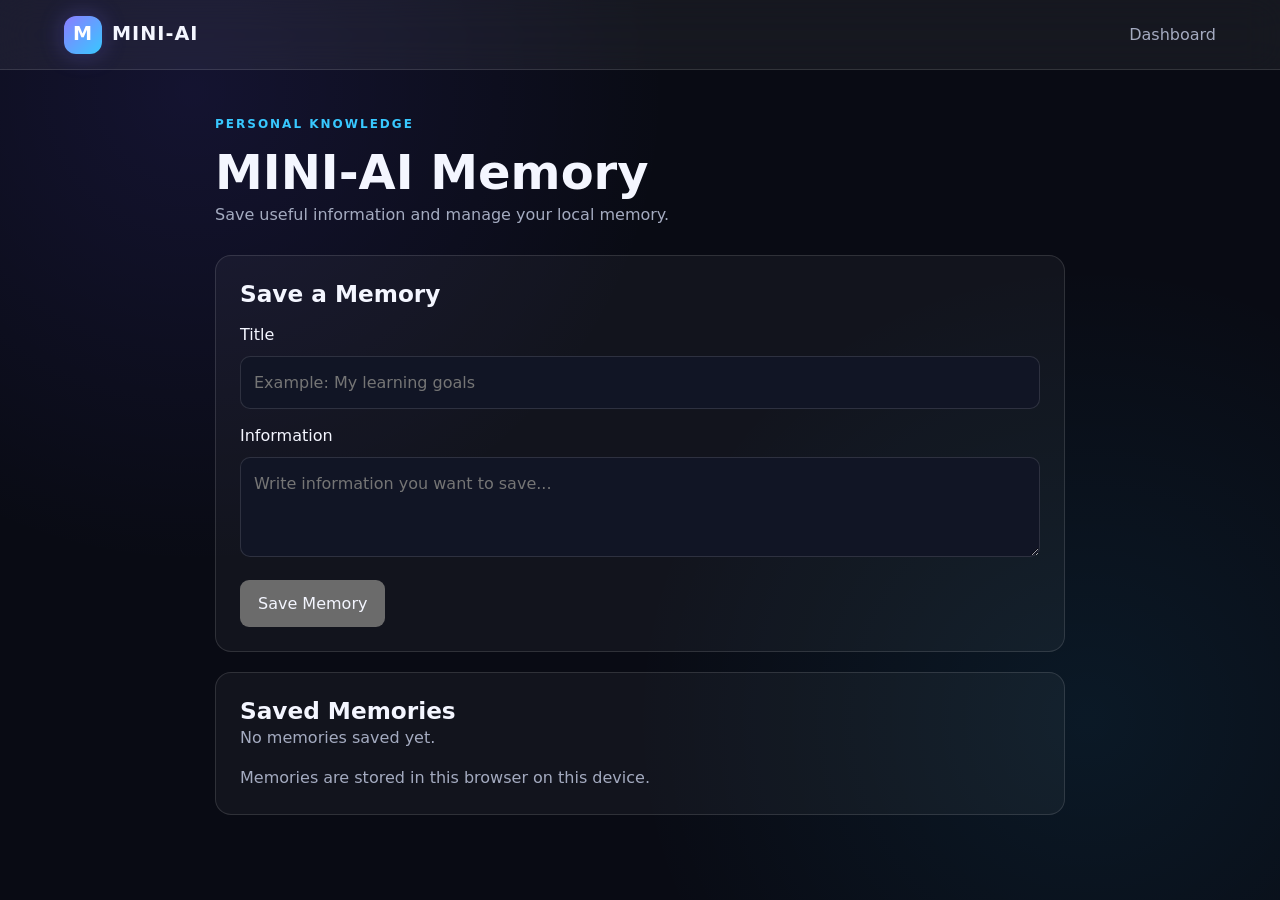
<file: web/pages/memory.html>
<!DOCTYPE html>
<html lang="en">
<head>
  <meta charset="UTF-8">
  <meta name="viewport" content="width=device-width, initial-scale=1.0">
  <meta name="theme-color" content="#090b14">

  <title>Memory | MINI-AI</title>

  <link rel="stylesheet" href="../css/global.css">
  <link rel="stylesheet" href="../css/animations.css">
  <link rel="stylesheet" href="../css/responsive.css">

  <style>
    .memory-container {
      width: min(850px, 92%);
      margin: 45px auto;
    }

    .memory-header {
      margin-bottom: 28px;
    }

    .memory-panel {
      padding: 24px;
      margin-bottom: 20px;
      border: 1px solid rgba(255,255,255,0.12);
      border-radius: 16px;
      background: rgba(255,255,255,0.04);
    }

    .memory-panel label {
      display: block;
      margin: 14px 0 8px;
    }

    .memory-panel input,
    .memory-panel textarea {
      width: 100%;
      padding: 13px;
      border-radius: 10px;
    }

    .memory-panel textarea {
      min-height: 100px;
      resize: vertical;
    }

    .memory-panel button {
      margin-top: 15px;
      padding: 11px 18px;
      border: 0;
      border-radius: 9px;
      cursor: pointer;
    }

    .memory-item {
      padding: 15px;
      margin-top: 12px;
      border: 1px solid rgba(255,255,255,0.1);
      border-radius: 10px;
      overflow-wrap: anywhere;
    }

    .memory-item p {
      white-space: pre-wrap;
    }

    .memory-item button {
      margin-right: 8px;
    }

    .memory-status {
      margin-top: 15px;
      line-height: 1.5;
    }
  </style>
</head>

<body>

  <header class="topbar">
    <a class="brand" href="dashboard.html">
      <span class="brand-mark">M</span>
      <span>MINI-AI</span>
    </a>

    <a href="dashboard.html">Dashboard</a>
  </header>

  <main class="memory-container">

    <section class="memory-header">
      <p class="eyebrow">PERSONAL KNOWLEDGE</p>
      <h1>MINI-AI Memory</h1>
      <p>Save useful information and manage your local memory.</p>
    </section>

    <section class="memory-panel">

      <h2>Save a Memory</h2>

      <form id="memory-form">

        <label for="memory-title">Title</label>

        <input
          type="text"
          id="memory-title"
          maxlength="100"
          placeholder="Example: My learning goals"
          required
        >

        <label for="memory-content">Information</label>

        <textarea
          id="memory-content"
          maxlength="3000"
          placeholder="Write information you want to save..."
          required
        ></textarea>

        <button type="submit">Save Memory</button>

      </form>

    </section>

    <section class="memory-panel">

      <h2>Saved Memories</h2>

      <div id="memory-list">
        <p>No memories saved yet.</p>
      </div>

      <p
        id="memory-status"
        class="memory-status"
        role="status"
        aria-live="polite"
      >
        Memories are stored in this browser on this device.
      </p>

    </section>

  </main>

  <script>
    const STORAGE_KEY = "mini-ai-memories-v1";

    const form = document.getElementById("memory-form");
    const titleInput = document.getElementById("memory-title");
    const contentInput = document.getElementById("memory-content");
    const memoryList = document.getElementById("memory-list");
    const status = document.getElementById("memory-status");

    function loadMemories() {
      try {
        const saved = localStorage.getItem(STORAGE_KEY);
        const memories = saved ? JSON.parse(saved) : [];

        return Array.isArray(memories) ? memories : [];
      } catch (error) {
        status.textContent = "Could not read saved memories.";
        return [];
      }
    }

    function saveMemories(memories) {
      try {
        localStorage.setItem(STORAGE_KEY, JSON.stringify(memories));
        return true;
      } catch (error) {
        status.textContent =
          "Storage is unavailable or full. Memory was not saved.";
        return false;
      }
    }

    function renderMemories() {
      const memories = loadMemories();
      memoryList.replaceChildren();

      if (memories.length === 0) {
        const empty = document.createElement("p");
        empty.textContent = "No memories saved yet.";
        memoryList.appendChild(empty);
        return;
      }

      memories.forEach((memory) => {
        const item = document.createElement("article");
        item.className = "memory-item";

        const heading = document.createElement("h3");
        heading.textContent = memory.title;

        const content = document.createElement("p");
        content.textContent = memory.content;

        const date = document.createElement("small");
        date.textContent = memory.date;

        const deleteButton = document.createElement("button");
        deleteButton.type = "button";
        deleteButton.textContent = "Delete";

        deleteButton.addEventListener("click", () => {
          const updated = loadMemories().filter(
            (entry) => entry.id !== memory.id
          );

          if (saveMemories(updated)) {
            renderMemories();
            status.textContent = "Memory deleted.";
          }
        });

        item.append(heading, content, date, deleteButton);
        memoryList.appendChild(item);
      });
    }

    form.addEventListener("submit", (event) => {
      event.preventDefault();

      const title = titleInput.value.trim();
      const content = contentInput.value.trim();

      if (!title || !content) {
        status.textContent = "Enter both a title and information.";
        return;
      }

      const memories = loadMemories();

      memories.unshift({
        id: crypto.randomUUID
          ? crypto.randomUUID()
          : String(Date.now()) + Math.random(),
        title,
        content,
        date: new Date().toLocaleString()
      });

      if (saveMemories(memories)) {
        form.reset();
        renderMemories();
        status.textContent = "Memory saved on this device.";
      }
    });

    renderMemories();
  </script>

</body>
</html>
</file>
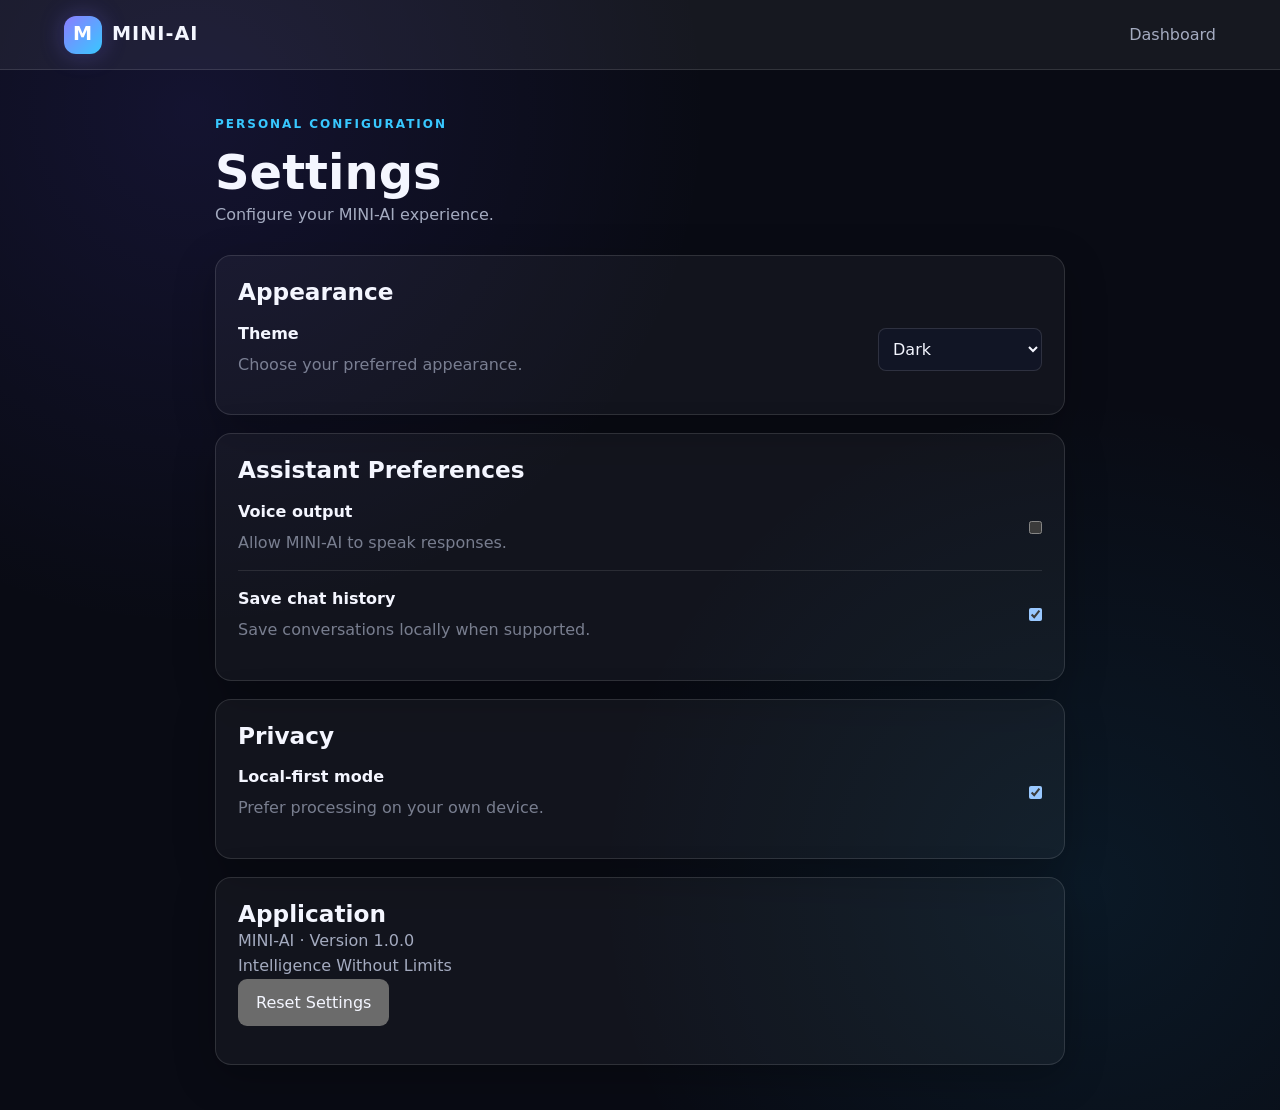
<file: web/pages/settings.html>
<!DOCTYPE html>
<html lang="en">
<head>
  <meta charset="UTF-8">
  <meta name="viewport" content="width=device-width, initial-scale=1.0">
  <meta name="theme-color" content="#090b14">

  <title>Settings | MINI-AI</title>

  <link rel="stylesheet" href="../css/global.css">
  <link rel="stylesheet" href="../css/animations.css">
  <link rel="stylesheet" href="../css/responsive.css">

  <style>
    .settings-container {
      width: min(850px, 92%);
      margin: 45px auto;
    }

    .settings-header {
      margin-bottom: 28px;
    }

    .settings-panel {
      padding: 22px;
      margin-bottom: 18px;
      border: 1px solid rgba(255,255,255,0.12);
      border-radius: 16px;
      background: rgba(255,255,255,0.04);
    }

    .setting-row {
      display: flex;
      justify-content: space-between;
      align-items: center;
      flex-wrap: wrap;
      gap: 16px;
      padding: 15px 0;
      border-bottom: 1px solid rgba(255,255,255,0.1);
    }

    .setting-row:last-child {
      border-bottom: 0;
    }

    .setting-description {
      flex: 1;
      min-width: 180px;
    }

    .setting-description p {
      margin-top: 5px;
      opacity: 0.7;
    }

    .settings-panel select {
      padding: 10px;
      border-radius: 8px;
    }

    .settings-panel button {
      padding: 11px 18px;
      border: 0;
      border-radius: 9px;
      cursor: pointer;
    }

    .settings-status {
      margin-top: 16px;
      line-height: 1.5;
    }
  </style>
</head>

<body>

  <header class="topbar">
    <a class="brand" href="dashboard.html">
      <span class="brand-mark">M</span>
      <span>MINI-AI</span>
    </a>

    <a href="dashboard.html">Dashboard</a>
  </header>

  <main class="settings-container">

    <section class="settings-header">
      <p class="eyebrow">PERSONAL CONFIGURATION</p>
      <h1>Settings</h1>
      <p>Configure your MINI-AI experience.</p>
    </section>

    <section class="settings-panel">

      <h2>Appearance</h2>

      <div class="setting-row">
        <div class="setting-description">
          <strong>Theme</strong>
          <p>Choose your preferred appearance.</p>
        </div>

        <select id="theme-setting">
          <option value="dark">Dark</option>
          <option value="light">Light</option>
          <option value="system">System default</option>
        </select>
      </div>

    </section>

    <section class="settings-panel">

      <h2>Assistant Preferences</h2>

      <div class="setting-row">
        <div class="setting-description">
          <strong>Voice output</strong>
          <p>Allow MINI-AI to speak responses.</p>
        </div>

        <input type="checkbox" id="voice-setting">
      </div>

      <div class="setting-row">
        <div class="setting-description">
          <strong>Save chat history</strong>
          <p>Save conversations locally when supported.</p>
        </div>

        <input type="checkbox" id="history-setting" checked>
      </div>

    </section>

    <section class="settings-panel">

      <h2>Privacy</h2>

      <div class="setting-row">
        <div class="setting-description">
          <strong>Local-first mode</strong>
          <p>Prefer processing on your own device.</p>
        </div>

        <input type="checkbox" id="local-setting" checked>
      </div>

    </section>

    <section class="settings-panel">

      <h2>Application</h2>

      <p>MINI-AI · Version 1.0.0</p>
      <p>Intelligence Without Limits</p>

      <button type="button" id="reset-settings">
        Reset Settings
      </button>

      <p
        id="settings-status"
        class="settings-status"
        role="status"
        aria-live="polite"
      ></p>

    </section>

  </main>

  <script>
    const STORAGE_KEY = "mini-ai-settings-v1";

    const controls = {
      theme: document.getElementById("theme-setting"),
      voice: document.getElementById("voice-setting"),
      history: document.getElementById("history-setting"),
      local: document.getElementById("local-setting")
    };

    const status = document.getElementById("settings-status");

    const defaults = {
      theme: "dark",
      voice: false,
      history: true,
      local: true
    };

    function loadSettings() {
      try {
        const saved = JSON.parse(
          localStorage.getItem(STORAGE_KEY) || "{}"
        );

        return { ...defaults, ...saved };
      } catch (error) {
        return { ...defaults };
      }
    }

    function applyTheme(theme) {
      const selectedTheme =
        theme === "system"
          ? (
              window.matchMedia("(prefers-color-scheme: light)").matches
                ? "light"
                : "dark"
            )
          : theme;

      document.documentElement.dataset.theme = selectedTheme;
    }

    function saveSettings() {
      const settings = {
        theme: controls.theme.value,
        voice: controls.voice.checked,
        history: controls.history.checked,
        local: controls.local.checked
      };

      try {
        localStorage.setItem(STORAGE_KEY, JSON.stringify(settings));
        applyTheme(settings.theme);
        status.textContent = "Settings saved on this device.";
      } catch (error) {
        status.textContent = "Could not save settings.";
      }
    }

    function renderSettings() {
      const settings = loadSettings();

      controls.theme.value = settings.theme;
      controls.voice.checked = settings.voice;
      controls.history.checked = settings.history;
      controls.local.checked = settings.local;

      applyTheme(settings.theme);
    }

    Object.values(controls).forEach((control) => {
      control.addEventListener("change", saveSettings);
    });

    document.getElementById("reset-settings").addEventListener("click", () => {
      if (!confirm("Reset all MINI-AI settings?")) return;

      try {
        localStorage.removeItem(STORAGE_KEY);
        renderSettings();
        status.textContent = "Settings restored to defaults.";
      } catch (error) {
        status.textContent = "Could not reset settings.";
      }
    });

    renderSettings();
  </script>

</body>
</html>
</file>
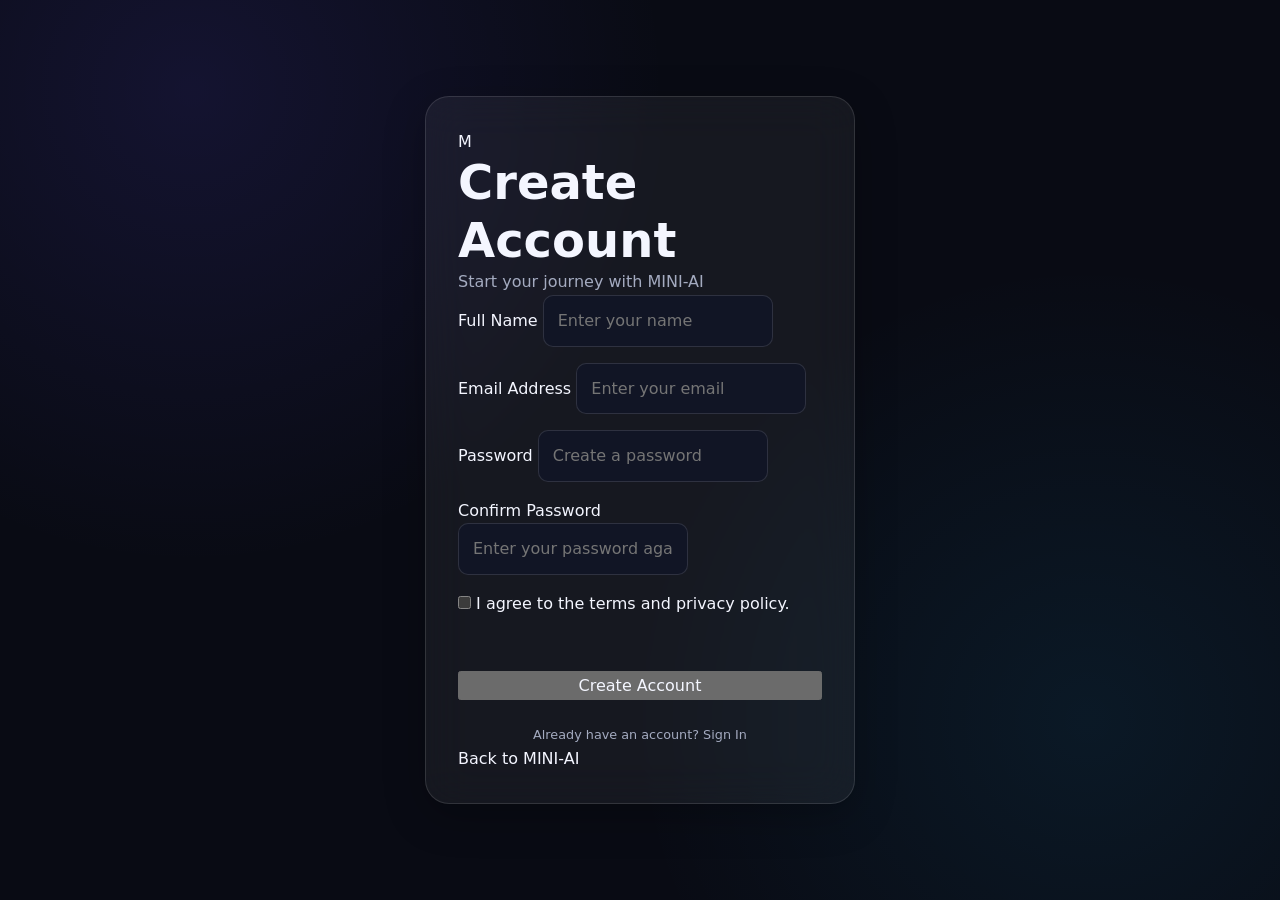
<file: web/pages/signup.html>
<!DOCTYPE html>
<html lang="en">
<head>
  <meta charset="UTF-8">
  <meta name="viewport" content="width=device-width, initial-scale=1.0">
  <meta name="theme-color" content="#090b14">

  <title>Create Account | MINI-AI</title>

  <link rel="stylesheet" href="../css/global.css">
  <link rel="stylesheet" href="../css/animations.css">
  <link rel="stylesheet" href="../css/login.css">

  <script src="../js/auth.js" defer></script>
</head>

<body class="auth-page">

  <main class="auth-container">

    <section class="auth-card">

      <header class="auth-header">
        <div class="auth-logo" aria-hidden="true">M</div>

        <h1>Create Account</h1>
        <p>Start your journey with MINI-AI</p>
      </header>

      <form id="signup-form" class="auth-form">

        <div class="form-group">
          <label for="signup-name">Full Name</label>

          <input
            type="text"
            id="signup-name"
            name="name"
            placeholder="Enter your name"
            autocomplete="name"
            minlength="2"
            required
          >
        </div>

        <div class="form-group">
          <label for="signup-email">Email Address</label>

          <input
            type="email"
            id="signup-email"
            name="email"
            placeholder="Enter your email"
            autocomplete="email"
            required
          >
        </div>

        <div class="form-group">
          <label for="signup-password">Password</label>

          <input
            type="password"
            id="signup-password"
            name="password"
            placeholder="Create a password"
            autocomplete="new-password"
            minlength="8"
            required
          >
        </div>

        <div class="form-group">
          <label for="confirm-password">Confirm Password</label>

          <input
            type="password"
            id="confirm-password"
            name="confirmPassword"
            placeholder="Enter your password again"
            autocomplete="new-password"
            minlength="8"
            required
          >
        </div>

        <label class="remember-option terms-option">
          <input type="checkbox" id="accept-terms" required>
          <span>I agree to the terms and privacy policy.</span>
        </label>

        <p
          id="signup-error"
          class="auth-message"
          role="alert"
          aria-live="polite"
        ></p>

        <button type="submit" id="signup-button">
          Create Account
        </button>

      </form>

      <p class="auth-footer">
        Already have an account?
        <a href="login.html">Sign In</a>
      </p>

      <a class="back-link" href="../index.html">
        Back to MINI-AI
      </a>

    </section>

  </main>

</body>
</html>
</file>
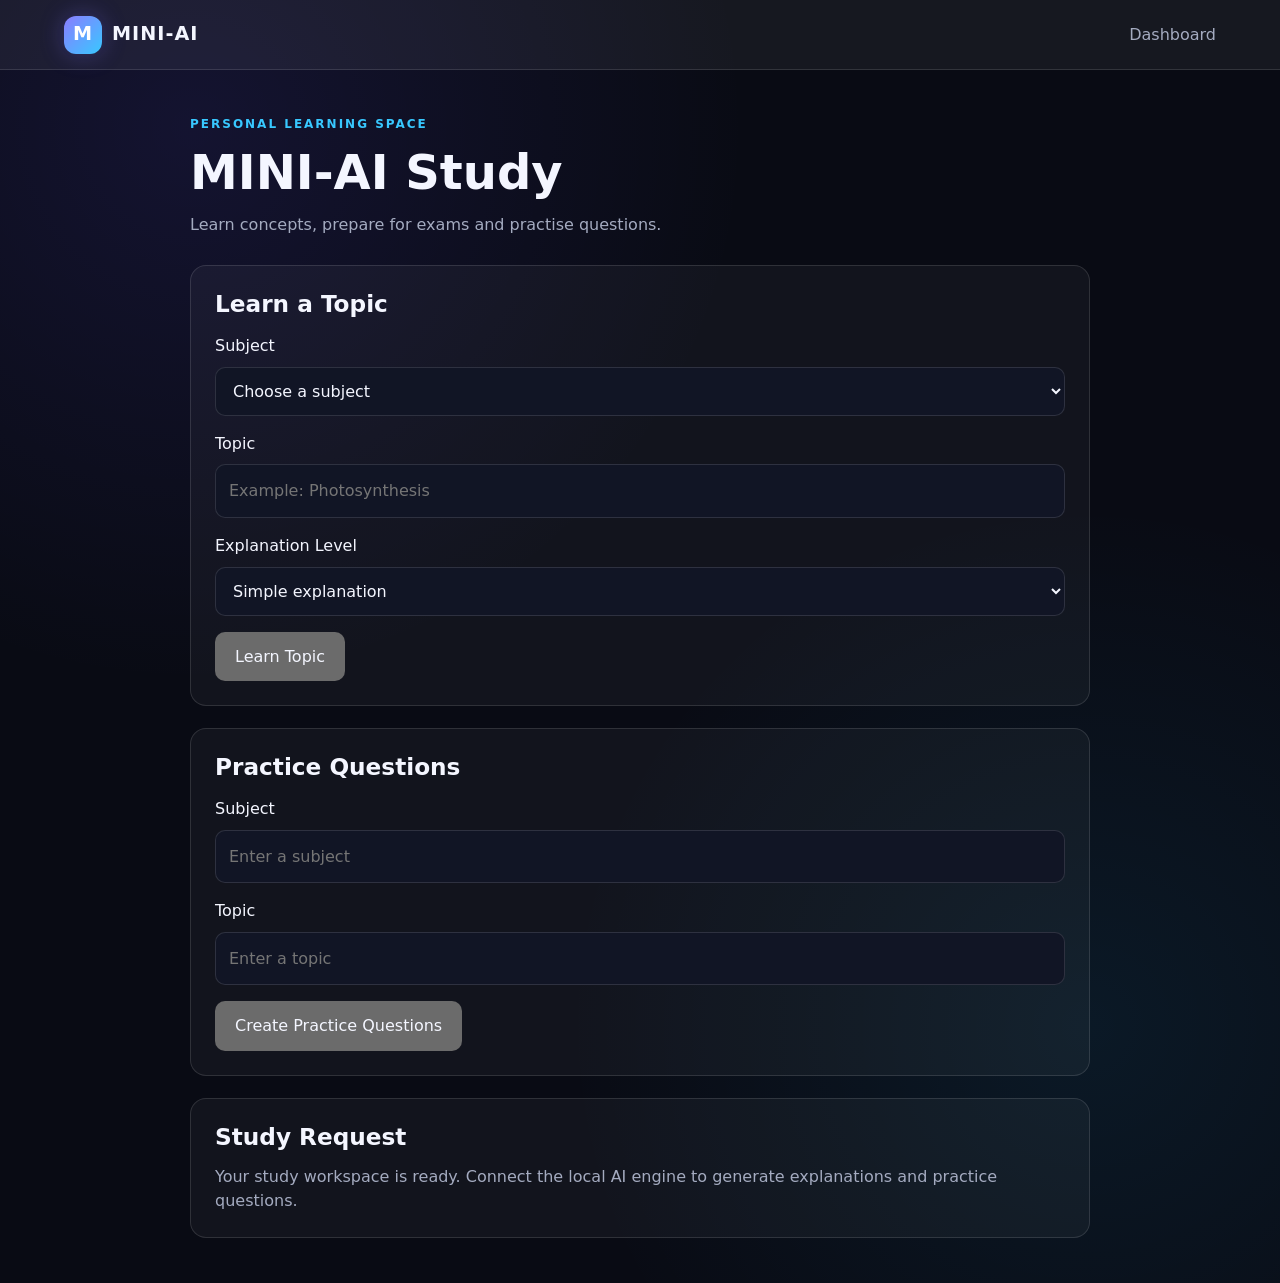
<file: web/pages/study.html>
<!DOCTYPE html>
<html lang="en">
<head>
  <meta charset="UTF-8">
  <meta name="viewport" content="width=device-width, initial-scale=1.0">
  <meta name="theme-color" content="#090b14">

  <title>Study | MINI-AI</title>

  <link rel="stylesheet" href="../css/global.css">
  <link rel="stylesheet" href="../css/animations.css">
  <link rel="stylesheet" href="../css/responsive.css">

  <style>
    .study-container {
      width: min(900px, 92%);
      margin: 45px auto;
    }

    .study-header {
      margin-bottom: 28px;
    }

    .study-header h1 {
      margin-bottom: 10px;
    }

    .study-panel {
      padding: 24px;
      margin-bottom: 22px;
      border: 1px solid rgba(255,255,255,0.12);
      border-radius: 16px;
      background: rgba(255,255,255,0.04);
    }

    .study-panel label {
      display: block;
      margin: 15px 0 8px;
    }

    .study-panel input,
    .study-panel select,
    .study-panel textarea {
      width: 100%;
      padding: 13px;
      border-radius: 10px;
    }

    .study-panel textarea {
      min-height: 110px;
      resize: vertical;
    }

    .study-panel button {
      margin-top: 16px;
      padding: 12px 20px;
      border: 0;
      border-radius: 10px;
      cursor: pointer;
    }

    .study-status {
      margin-top: 14px;
      line-height: 1.5;
    }
  </style>
</head>

<body>

  <header class="topbar">
    <a class="brand" href="dashboard.html">
      <span class="brand-mark">M</span>
      <span>MINI-AI</span>
    </a>

    <a href="dashboard.html">Dashboard</a>
  </header>

  <main class="study-container">

    <section class="study-header">
      <p class="eyebrow">PERSONAL LEARNING SPACE</p>
      <h1>MINI-AI Study</h1>
      <p>Learn concepts, prepare for exams and practise questions.</p>
    </section>

    <section class="study-panel">

      <h2>Learn a Topic</h2>

      <form id="learn-form">

        <label for="study-subject">Subject</label>

        <select id="study-subject" required>
          <option value="">Choose a subject</option>
          <option value="Mathematics">Mathematics</option>
          <option value="Science">Science</option>
          <option value="Social Studies">Social Studies</option>
          <option value="English">English</option>
          <option value="Computer Science">Computer Science</option>
          <option value="General Knowledge">General Knowledge</option>
          <option value="Other">Other</option>
        </select>

        <label for="study-topic">Topic</label>

        <input
          id="study-topic"
          type="text"
          placeholder="Example: Photosynthesis"
          maxlength="200"
          required
        >

        <label for="study-level">Explanation Level</label>

        <select id="study-level">
          <option value="Simple">Simple explanation</option>
          <option value="Detailed">Detailed explanation</option>
          <option value="Exam preparation">Exam preparation</option>
        </select>

        <button type="submit">Learn Topic</button>

      </form>

    </section>

    <section class="study-panel">

      <h2>Practice Questions</h2>

      <form id="practice-form">

        <label for="practice-subject">Subject</label>

        <input
          id="practice-subject"
          type="text"
          placeholder="Enter a subject"
          maxlength="100"
          required
        >

        <label for="practice-topic">Topic</label>

        <input
          id="practice-topic"
          type="text"
          placeholder="Enter a topic"
          maxlength="200"
          required
        >

        <button type="submit">Create Practice Questions</button>

      </form>

    </section>

    <section class="study-panel">

      <h2>Study Request</h2>

      <p
        id="study-status"
        class="study-status"
        role="status"
        aria-live="polite"
      >
        Your study workspace is ready. Connect the local AI engine
        to generate explanations and practice questions.
      </p>

    </section>

  </main>

  <script>
    const studyStatus = document.getElementById("study-status");

    document.getElementById("learn-form").addEventListener("submit", (event) => {
      event.preventDefault();

      const subject = document.getElementById("study-subject").value;
      const topic = document.getElementById("study-topic").value.trim();
      const level = document.getElementById("study-level").value;

      studyStatus.textContent =
        `Study request prepared: ${subject} — ${topic}. Level: ${level}. ` +
        "Connect the local AI engine to generate the lesson.";
    });

    document.getElementById("practice-form").addEventListener("submit", (event) => {
      event.preventDefault();

      const subject = document.getElementById("practice-subject").value.trim();
      const topic = document.getElementById("practice-topic").value.trim();

      studyStatus.textContent =
        `Practice request prepared for ${subject}: ${topic}. ` +
        "Connect the local AI engine to generate questions.";
    });
  </script>

</body>
</html>
</file>
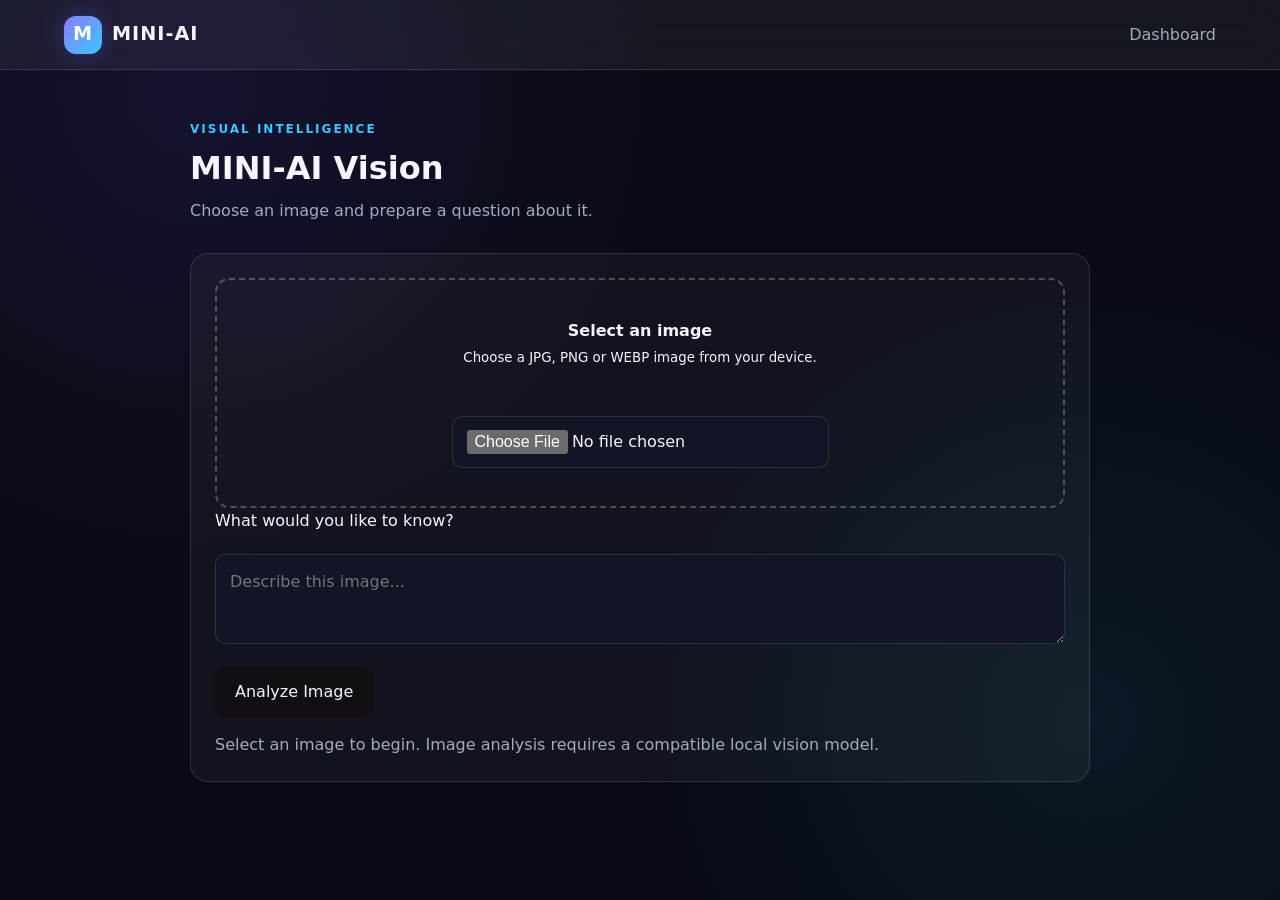
<file: web/pages/vision.html>
<!DOCTYPE html>
<html lang="en">
<head>
  <meta charset="UTF-8">
  <meta name="viewport" content="width=device-width, initial-scale=1.0">
  <meta name="theme-color" content="#090b14">

  <title>Vision | MINI-AI</title>

  <link rel="stylesheet" href="../css/global.css">
  <link rel="stylesheet" href="../css/animations.css">
  <link rel="stylesheet" href="../css/responsive.css">

  <style>
    .vision-container {
      width: min(900px, 92%);
      margin: 50px auto;
    }

    .vision-header {
      margin-bottom: 30px;
    }

    .vision-header h1 {
      font-size: 2rem;
      margin-bottom: 10px;
    }

    .vision-panel {
      padding: 24px;
      border: 1px solid rgba(255,255,255,0.12);
      border-radius: 18px;
      background: rgba(255,255,255,0.04);
    }

    .upload-area {
      display: grid;
      place-items: center;
      min-height: 230px;
      padding: 24px;
      border: 2px dashed rgba(255,255,255,0.25);
      border-radius: 14px;
      text-align: center;
      cursor: pointer;
    }

    .upload-area input {
      max-width: 100%;
      margin-top: 18px;
    }

    .image-preview {
      display: none;
      max-width: 100%;
      max-height: 360px;
      margin: 24px auto;
      border-radius: 12px;
    }

    .vision-question {
      width: 100%;
      min-height: 90px;
      margin-top: 20px;
      padding: 14px;
      border-radius: 10px;
      resize: vertical;
    }

    .vision-button {
      margin-top: 16px;
      padding: 12px 20px;
      border: 0;
      border-radius: 10px;
      cursor: pointer;
    }

    .vision-message {
      margin-top: 16px;
      line-height: 1.5;
    }
  </style>
</head>

<body>

  <header class="topbar">
    <a class="brand" href="dashboard.html">
      <span class="brand-mark">M</span>
      <span>MINI-AI</span>
    </a>

    <a href="dashboard.html">Dashboard</a>
  </header>

  <main class="vision-container">

    <section class="vision-header">
      <p class="eyebrow">VISUAL INTELLIGENCE</p>
      <h1>MINI-AI Vision</h1>
      <p>Choose an image and prepare a question about it.</p>
    </section>

    <section class="vision-panel">

      <label class="upload-area" for="vision-image">
        <span>
          <strong>Select an image</strong>
          <br>
          <small>Choose a JPG, PNG or WEBP image from your device.</small>
        </span>

        <input
          type="file"
          id="vision-image"
          accept="image/jpeg,image/png,image/webp"
        >
      </label>

      <img
        id="image-preview"
        class="image-preview"
        alt="Selected image preview"
      >

      <label for="vision-question">What would you like to know?</label>

      <textarea
        id="vision-question"
        class="vision-question"
        placeholder="Describe this image..."
        maxlength="3000"
      ></textarea>

      <button
        type="button"
        id="analyze-image"
        class="vision-button"
        disabled
      >
        Analyze Image
      </button>

      <p
        id="vision-message"
        class="vision-message"
        role="status"
        aria-live="polite"
      >
        Select an image to begin. Image analysis requires a compatible
        local vision model.
      </p>

    </section>

  </main>

  <script>
    const imageInput = document.getElementById("vision-image");
    const preview = document.getElementById("image-preview");
    const analyzeButton = document.getElementById("analyze-image");
    const message = document.getElementById("vision-message");

    let previewUrl = null;

    imageInput.addEventListener("change", () => {
      const file = imageInput.files[0];

      if (previewUrl) {
        URL.revokeObjectURL(previewUrl);
        previewUrl = null;
      }

      if (!file) {
        preview.removeAttribute("src");
        preview.style.display = "none";
        analyzeButton.disabled = true;
        message.textContent = "Select an image to begin.";
        return;
      }

      const allowedTypes = [
        "image/jpeg",
        "image/png",
        "image/webp"
      ];

      if (!allowedTypes.includes(file.type)) {
        imageInput.value = "";
        preview.style.display = "none";
        analyzeButton.disabled = true;
        message.textContent = "Please select a JPG, PNG or WEBP image.";
        return;
      }

      if (file.size > 10 * 1024 * 1024) {
        imageInput.value = "";
        preview.style.display = "none";
        analyzeButton.disabled = true;
        message.textContent = "Image must be smaller than 10 MB.";
        return;
      }

      previewUrl = URL.createObjectURL(file);
      preview.src = previewUrl;
      preview.style.display = "block";

      analyzeButton.disabled = false;
      message.textContent =
        "Image selected. Connect a local vision model to analyze it.";
    });

    analyzeButton.addEventListener("click", () => {
      message.textContent =
        "Image preview is ready, but the local vision model is not connected yet.";
    });

    window.addEventListener("beforeunload", () => {
      if (previewUrl) URL.revokeObjectURL(previewUrl);
    });
  </script>

</body>
</html>
</file>
<file: web/css/global.css>
/* =====================================
   MINI-AI GLOBAL DESIGN SYSTEM
   Version 1.0
===================================== */

:root {
  color-scheme: dark;

  --bg-primary: #090b14;
  --bg-secondary: #111525;
  --surface: rgba(255, 255, 255, 0.055);
  --surface-hover: rgba(255, 255, 255, 0.09);

  --text-primary: #f4f6ff;
  --text-secondary: #a4abc0;

  --accent: #8b7cff;
  --accent-secondary: #38c8ff;

  --border: rgba(255, 255, 255, 0.12);
  --shadow: 0 12px 40px rgba(0, 0, 0, 0.25);

  --radius-small: 10px;
  --radius-medium: 16px;
  --radius-large: 24px;

  --transition: 0.25s ease;
}

:root[data-theme="light"] {
  color-scheme: light;

  --bg-primary: #f4f6fc;
  --bg-secondary: #ffffff;
  --surface: rgba(255, 255, 255, 0.8);
  --surface-hover: #ffffff;

  --text-primary: #171a2b;
  --text-secondary: #626a80;

  --accent: #6553e8;
  --accent-secondary: #008ec7;

  --border: rgba(20, 25, 50, 0.12);
  --shadow: 0 12px 35px rgba(30, 40, 80, 0.08);
}

/* RESET */

* {
  margin: 0;
  padding: 0;
  box-sizing: border-box;
}

html {
  scroll-behavior: smooth;
}

body {
  min-height: 100vh;
  background:
    radial-gradient(
      circle at 15% 10%,
      rgba(100, 80, 255, 0.12),
      transparent 35%
    ),
    radial-gradient(
      circle at 85% 80%,
      rgba(30, 190, 255, 0.08),
      transparent 35%
    ),
    var(--bg-primary);

  color: var(--text-primary);
  font-family: Inter, system-ui, -apple-system, sans-serif;
  line-height: 1.6;
  transition:
    background var(--transition),
    color var(--transition);
}

/* TYPOGRAPHY */

h1,
h2,
h3,
h4 {
  line-height: 1.2;
  font-weight: 700;
}

h1 {
  font-size: clamp(2rem, 6vw, 3rem);
}

h2 {
  font-size: 1.45rem;
}

p {
  color: var(--text-secondary);
}

a {
  color: inherit;
  text-decoration: none;
}

button,
input,
textarea,
select {
  font: inherit;
}

button {
  color: var(--text-primary);
}

/* BRAND */

.brand {
  display: inline-flex;
  align-items: center;
  gap: 10px;
  font-size: 1.2rem;
  font-weight: 800;
  letter-spacing: 1px;
}

.brand-mark {
  width: 38px;
  height: 38px;
  display: grid;
  place-items: center;
  border-radius: 12px;
  background: linear-gradient(
    135deg,
    var(--accent),
    var(--accent-secondary)
  );
  color: white;
  box-shadow: 0 0 25px rgba(120, 110, 255, 0.3);
}

/* NAVIGATION */

.topbar {
  min-height: 70px;
  padding: 12px 5%;
  display: flex;
  align-items: center;
  justify-content: space-between;
  gap: 16px;

  background: var(--surface);
  border-bottom: 1px solid var(--border);
  backdrop-filter: blur(18px);
  -webkit-backdrop-filter: blur(18px);
}

.topbar a:not(.brand) {
  color: var(--text-secondary);
  transition: color var(--transition);
}

.topbar a:hover {
  color: var(--text-primary);
}

/* CONTAINERS */

.container {
  width: min(1100px, 92%);
  margin: 0 auto;
  padding: 30px 0;
}

.section {
  margin-bottom: 28px;
}

.eyebrow {
  color: var(--accent-secondary);
  font-size: 0.75rem;
  font-weight: 800;
  letter-spacing: 2px;
  margin-bottom: 10px;
}

/* LIQUID GLASS PANELS */

.glass,
.card,
.panel,
.settings-panel {
  background: var(--surface);
  border: 1px solid var(--border);
  border-radius: var(--radius-medium);
  box-shadow: var(--shadow);
  backdrop-filter: blur(20px);
  -webkit-backdrop-filter: blur(20px);
}

.card,
.panel {
  padding: 22px;
}

.card:hover {
  background: var(--surface-hover);
}

/* BUTTONS */

.btn,
button.primary {
  display: inline-flex;
  justify-content: center;
  align-items: center;
  gap: 8px;

  padding: 12px 20px;
  border: 0;
  border-radius: var(--radius-small);

  background: linear-gradient(
    135deg,
    var(--accent),
    var(--accent-secondary)
  );

  color: white;
  font-weight: 700;
  cursor: pointer;
  transition:
    transform var(--transition),
    opacity var(--transition);
}

.btn:hover,
button.primary:hover {
  transform: translateY(-2px);
}

.btn:active,
button.primary:active {
  transform: scale(0.97);
}

.btn-secondary {
  background: var(--surface);
  border: 1px solid var(--border);
}

/* FORM CONTROLS */

input,
textarea,
select {
  max-width: 100%;
  padding: 12px 14px;
  border: 1px solid var(--border);
  border-radius: var(--radius-small);

  background: var(--bg-secondary);
  color: var(--text-primary);
  outline: none;
}

input:focus,
textarea:focus,
select:focus {
  border-color: var(--accent);
  box-shadow: 0 0 0 3px rgba(139, 124, 255, 0.15);
}

textarea {
  width: 100%;
  resize: vertical;
}

/* ACCESSIBILITY */

button:focus-visible,
a:focus-visible,
input:focus-visible,
textarea:focus-visible,
select:focus-visible {
  outline: 2px solid var(--accent-secondary);
  outline-offset: 3px;
}

/* UTILITIES */

.hidden {
  display: none !important;
}

.text-center {
  text-align: center;
}

.muted {
  color: var(--text-secondary);
}

.full-width {
  width: 100%;
}

.divider {
  height: 1px;
  background: var(--border);
  margin: 20px 0;
}

::selection {
  background: var(--accent);
  color: white;
}
</file>
<file: web/css/animations.css>
/* =====================================
   MINI-AI ANIMATION SYSTEM
   Version 1.0
===================================== */

/* PAGE ENTRY */

@keyframes pageEnter {
  from {
    opacity: 0;
    transform: translateY(16px);
  }
  to {
    opacity: 1;
    transform: translateY(0);
  }
}

body {
  animation: pageEnter 0.6s ease both;
}

/* FADE IN */

@keyframes fadeIn {
  from { opacity: 0; }
  to { opacity: 1; }
}

.fade-in {
  animation: fadeIn 0.5s ease both;
}

/* FLOATING EFFECT */

@keyframes float {
  0%, 100% {
    transform: translateY(0);
  }
  50% {
    transform: translateY(-9px);
  }
}

.float {
  animation: float 4s ease-in-out infinite;
}

/* GLOW EFFECT */

@keyframes softGlow {
  0%, 100% {
    box-shadow: 0 0 12px rgba(139, 124, 255, 0.15);
  }
  50% {
    box-shadow: 0 0 28px rgba(56, 200, 255, 0.35);
  }
}

.glow {
  animation: softGlow 3s ease-in-out infinite;
}

/* PULSE */

@keyframes pulse {
  0%, 100% {
    opacity: 1;
    transform: scale(1);
  }
  50% {
    opacity: 0.7;
    transform: scale(0.96);
  }
}

.pulse {
  animation: pulse 2s ease-in-out infinite;
}

/* SLIDE IN */

@keyframes slideInLeft {
  from {
    opacity: 0;
    transform: translateX(-25px);
  }
  to {
    opacity: 1;
    transform: translateX(0);
  }
}

.slide-in-left {
  animation: slideInLeft 0.5s ease both;
}

@keyframes slideInRight {
  from {
    opacity: 0;
    transform: translateX(25px);
  }
  to {
    opacity: 1;
    transform: translateX(0);
  }
}

.slide-in-right {
  animation: slideInRight 0.5s ease both;
}

/* LOADING DOTS */

@keyframes loadingBounce {
  0%, 80%, 100% {
    transform: translateY(0);
    opacity: 0.4;
  }
  40% {
    transform: translateY(-7px);
    opacity: 1;
  }
}

.loading-dots {
  display: inline-flex;
  gap: 6px;
}

.loading-dots span {
  width: 7px;
  height: 7px;
  border-radius: 50%;
  background: var(--accent-secondary);
  animation: loadingBounce 1.2s infinite ease-in-out;
}

.loading-dots span:nth-child(2) {
  animation-delay: 0.15s;
}

.loading-dots span:nth-child(3) {
  animation-delay: 0.3s;
}

/* BUTTON INTERACTION */

.animated-button {
  transition:
    transform 0.25s ease,
    box-shadow 0.25s ease;
}

.animated-button:hover {
  transform: translateY(-3px);
  box-shadow: 0 8px 25px rgba(139, 124, 255, 0.25);
}

/* CARD INTERACTION */

.animated-card {
  transition:
    transform 0.3s ease,
    background 0.3s ease;
}

.animated-card:hover {
  transform: translateY(-5px);
}

/* ACCESSIBILITY */

@media (prefers-reduced-motion: reduce) {
  *,
  *::before,
  *::after {
    animation-duration: 0.01ms !important;
    animation-iteration-count: 1 !important;
    scroll-behavior: auto !important;
    transition-duration: 0.01ms !important;
  }
}
</file>
<file: web/css/dashboard.css>
/* =====================================
   MINI-AI DASHBOARD DESIGN
===================================== */

.dashboard {
  width: min(1200px, 92%);
  margin: 0 auto;
  padding: 35px 0 60px;
}

.dashboard-header {
  display: flex;
  justify-content: space-between;
  align-items: center;
  flex-wrap: wrap;
  gap: 20px;
  margin-bottom: 32px;
}

.dashboard-welcome h1 {
  margin-bottom: 10px;
}

.dashboard-welcome p {
  font-size: 1rem;
}

.dashboard-status {
  display: inline-flex;
  align-items: center;
  gap: 8px;
  padding: 8px 13px;
  border: 1px solid var(--border);
  border-radius: 30px;
  background: var(--surface);
  color: var(--text-secondary);
  font-size: 0.85rem;
}

.status-dot {
  width: 8px;
  height: 8px;
  border-radius: 50%;
  background: #35d69a;
  box-shadow: 0 0 10px rgba(53, 214, 154, 0.6);
}

/* FEATURE GRID */

.feature-grid {
  display: grid;
  grid-template-columns: repeat(3, minmax(0, 1fr));
  gap: 18px;
  margin-top: 25px;
}

.feature-card {
  min-height: 170px;
  display: flex;
  flex-direction: column;
  justify-content: space-between;
  padding: 22px;
  border: 1px solid var(--border);
  border-radius: var(--radius-medium);
  background: var(--surface);
  box-shadow: var(--shadow);
  transition:
    transform 0.25s ease,
    background 0.25s ease,
    border-color 0.25s ease;
}

.feature-card:hover {
  transform: translateY(-5px);
  background: var(--surface-hover);
  border-color: var(--accent);
}

.feature-icon {
  width: 46px;
  height: 46px;
  display: grid;
  place-items: center;
  border-radius: 14px;
  background: rgba(139, 124, 255, 0.14);
  color: var(--accent-secondary);
}

.feature-card h3 {
  margin: 15px 0 7px;
}

.feature-card p {
  font-size: 0.88rem;
}

/* QUICK ACTIONS */

.quick-actions {
  display: flex;
  flex-wrap: wrap;
  gap: 12px;
  margin-top: 28px;
}

.quick-action {
  padding: 11px 16px;
  border: 1px solid var(--border);
  border-radius: 10px;
  background: var(--surface);
  color: var(--text-primary);
  transition: background 0.2s ease;
}

.quick-action:hover {
  background: var(--surface-hover);
}

/* DASHBOARD PANELS */

.dashboard-panel {
  padding: 24px;
  margin-top: 25px;
  border: 1px solid var(--border);
  border-radius: var(--radius-medium);
  background: var(--surface);
  box-shadow: var(--shadow);
}

.dashboard-panel h2 {
  margin-bottom: 12px;
}

.dashboard-panel p {
  margin-bottom: 8px;
}

/* RECENT ACTIVITY */

.activity-list {
  display: flex;
  flex-direction: column;
  gap: 12px;
}

.activity-item {
  display: flex;
  align-items: center;
  gap: 13px;
  padding: 13px;
  border: 1px solid var(--border);
  border-radius: 12px;
  background: var(--bg-secondary);
}

.activity-indicator {
  width: 9px;
  height: 9px;
  flex-shrink: 0;
  border-radius: 50%;
  background: var(--accent-secondary);
}

/* RESPONSIVE */

@media (max-width: 850px) {
  .feature-grid {
    grid-template-columns: repeat(2, minmax(0, 1fr));
  }
}

@media (max-width: 550px) {
  .dashboard {
    padding-top: 25px;
  }

  .feature-grid {
    grid-template-columns: 1fr;
  }

  .feature-card {
    min-height: 145px;
  }

  .dashboard-header {
    align-items: flex-start;
  }

  .quick-actions {
    flex-direction: column;
  }

  .quick-action {
    width: 100%;
    text-align: center;
  }
}
</file>
<file: web/css/responsive.css>
/* =====================================
   MINI-AI RESPONSIVE DESIGN
   Mobile | Tablet | Desktop
===================================== */

/* TABLETS */

@media (max-width: 900px) {
  .container,
  .dashboard {
    width: 94%;
  }

  .feature-grid {
    grid-template-columns: repeat(2, minmax(0, 1fr));
  }

  .topbar {
    padding-left: 3%;
    padding-right: 3%;
  }
}

/* MOBILE DEVICES */

@media (max-width: 600px) {
  body {
    font-size: 15px;
  }

  h1 {
    font-size: 2rem;
  }

  h2 {
    font-size: 1.3rem;
  }

  .topbar {
    min-height: 60px;
    padding: 10px 4%;
    gap: 10px;
  }

  .brand {
    font-size: 1rem;
  }

  .brand-mark {
    width: 34px;
    height: 34px;
  }

  .container,
  .dashboard {
    width: 92%;
    padding-top: 22px;
  }

  .feature-grid {
    grid-template-columns: 1fr;
    gap: 13px;
  }

  .card,
  .panel,
  .dashboard-panel {
    padding: 17px;
  }

  input,
  textarea,
  select {
    font-size: 16px;
  }

  button {
    min-height: 42px;
  }

  .quick-actions {
    gap: 9px;
  }
}

/* SMALL MOBILE DEVICES */

@media (max-width: 380px) {
  body {
    font-size: 14px;
  }

  h1 {
    font-size: 1.7rem;
  }

  .auth-card {
    padding: 22px 16px;
  }

  .feature-card {
    padding: 17px;
  }

  .chat-header {
    padding: 13px;
  }

  .chat-messages {
    padding: 12px;
  }
}

/* LANDSCAPE MOBILE */

@media (max-height: 500px) and (orientation: landscape) {
  .auth-container {
    align-items: flex-start;
  }

  .auth-card {
    margin: 15px auto;
  }

  .chat-container {
    height: 95vh;
    min-height: 300px;
  }
}

/* TOUCH DEVICES */

@media (hover: none) {
  .feature-card:hover,
  .animated-card:hover {
    transform: none;
  }

  button,
  a {
    -webkit-tap-highlight-color: transparent;
  }
}

/* SAFE AREA SUPPORT */

body {
  padding-bottom: env(safe-area-inset-bottom);
}

.topbar {
  padding-top: max(12px, env(safe-area-inset-top));
}
</file>
<file: web/css/chat.css>
/* =====================================
   MINI-AI CHAT INTERFACE
===================================== */

.chat-container {
  width: min(1000px, 94%);
  height: calc(100vh - 100px);
  min-height: 500px;
  margin: 20px auto;
  display: flex;
  flex-direction: column;
  overflow: hidden;
  border: 1px solid var(--border);
  border-radius: 20px;
  background: var(--surface);
  box-shadow: var(--shadow);
}

/* CHAT HEADER */

.chat-header {
  display: flex;
  justify-content: space-between;
  align-items: center;
  gap: 15px;
  padding: 17px 20px;
  border-bottom: 1px solid var(--border);
}

.chat-header h2 {
  font-size: 1.1rem;
}

.chat-header p {
  font-size: 0.8rem;
}

/* MESSAGE AREA */

.chat-messages {
  flex: 1;
  display: flex;
  flex-direction: column;
  gap: 18px;
  padding: 22px;
  overflow-y: auto;
  overscroll-behavior: contain;
}

/* MESSAGE BUBBLES */

.message {
  width: fit-content;
  max-width: min(78%, 650px);
  padding: 13px 16px;
  border: 1px solid var(--border);
  border-radius: 16px;
  overflow-wrap: anywhere;
  animation: fadeIn 0.25s ease both;
}

.message p {
  color: inherit;
}

.message.user {
  align-self: flex-end;
  border-color: transparent;
  border-bottom-right-radius: 5px;
  background: linear-gradient(
    135deg,
    var(--accent),
    #7168db
  );
  color: white;
}

.message.assistant {
  align-self: flex-start;
  border-bottom-left-radius: 5px;
  background: var(--bg-secondary);
  color: var(--text-primary);
}

.message-time {
  display: block;
  margin-top: 6px;
  font-size: 0.7rem;
  opacity: 0.65;
}

/* TYPING INDICATOR */

.chat-typing {
  display: flex;
  align-items: center;
  gap: 6px;
  width: fit-content;
  padding: 12px 16px;
  border-radius: 14px;
  background: var(--bg-secondary);
}

.chat-typing span {
  width: 7px;
  height: 7px;
  border-radius: 50%;
  background: var(--accent-secondary);
  animation: loadingBounce 1.2s infinite ease-in-out;
}

.chat-typing span:nth-child(2) {
  animation-delay: 0.15s;
}

.chat-typing span:nth-child(3) {
  animation-delay: 0.3s;
}

/* MESSAGE COMPOSER */

.chat-composer {
  display: flex;
  align-items: flex-end;
  gap: 10px;
  padding: 15px;
  border-top: 1px solid var(--border);
  background: var(--surface);
}

.chat-composer textarea {
  flex: 1;
  min-height: 48px;
  max-height: 130px;
  padding: 13px;
  border: 1px solid var(--border);
  border-radius: 13px;
  background: var(--bg-secondary);
  color: var(--text-primary);
}

.chat-send,
.chat-tool-button {
  min-width: 46px;
  min-height: 46px;
  display: grid;
  place-items: center;
  border: 0;
  border-radius: 12px;
  cursor: pointer;
  transition: transform 0.2s ease;
}

.chat-send {
  background: linear-gradient(
    135deg,
    var(--accent),
    var(--accent-secondary)
  );
  color: white;
}

.chat-tool-button {
  background: var(--bg-secondary);
  border: 1px solid var(--border);
  color: var(--text-primary);
}

.chat-send:hover,
.chat-tool-button:hover {
  transform: translateY(-2px);
}

/* CHAT EMPTY STATE */

.chat-empty {
  flex: 1;
  display: flex;
  flex-direction: column;
  justify-content: center;
  align-items: center;
  gap: 12px;
  padding: 25px;
  text-align: center;
}

.chat-empty p {
  max-width: 400px;
}

/* SCROLLBAR */

.chat-messages::-webkit-scrollbar {
  width: 6px;
}

.chat-messages::-webkit-scrollbar-thumb {
  border-radius: 10px;
  background: var(--border);
}

/* MOBILE */

@media (max-width: 550px) {
  .chat-container {
    width: 100%;
    height: calc(100dvh - 80px);
    min-height: 400px;
    margin: 0;
    border-radius: 0;
    border-left: 0;
    border-right: 0;
  }

  .chat-messages {
    padding: 15px;
  }

  .message {
    max-width: 88%;
  }

  .chat-composer {
    gap: 7px;
    padding: 10px;
  }

  .chat-tool-button,
  .chat-send {
    min-width: 42px;
    min-height: 42px;
  }
}
</file>
<file: web/css/login.css>
/* =====================================
   MINI-AI AUTHENTICATION DESIGN
===================================== */

.auth-container {
  min-height: 100vh;
  display: flex;
  justify-content: center;
  align-items: center;
  padding: 25px 16px;
}

.auth-card {
  width: min(430px, 100%);
  padding: 32px;
  border: 1px solid var(--border);
  border-radius: 24px;
  background: var(--surface);
  box-shadow: var(--shadow);
  backdrop-filter: blur(22px);
  -webkit-backdrop-filter: blur(22px);
  animation: pageEnter 0.6s ease both;
}

.auth-brand {
  display: flex;
  justify-content: center;
  margin-bottom: 25px;
}

.auth-heading {
  text-align: center;
  margin-bottom: 26px;
}

.auth-heading h1 {
  font-size: 2rem;
  margin-bottom: 8px;
}

.auth-heading p {
  font-size: 0.95rem;
}

.auth-form {
  display: flex;
  flex-direction: column;
  gap: 16px;
}

.auth-field {
  display: flex;
  flex-direction: column;
  gap: 7px;
}

.auth-field label {
  font-size: 0.9rem;
  font-weight: 600;
}

.auth-field input {
  width: 100%;
  min-height: 48px;
  border: 1px solid var(--border);
  border-radius: 11px;
  padding: 12px 14px;
  background: var(--bg-secondary);
  color: var(--text-primary);
}

.auth-field input:focus {
  border-color: var(--accent);
  outline: none;
  box-shadow: 0 0 0 3px rgba(139, 124, 255, 0.15);
}

.auth-submit {
  width: 100%;
  min-height: 49px;
  margin-top: 8px;
  border: 0;
  border-radius: 11px;
  background: linear-gradient(
    135deg,
    var(--accent),
    var(--accent-secondary)
  );
  color: white;
  font-weight: 700;
  cursor: pointer;
  transition: transform 0.25s ease;
}

.auth-submit:hover {
  transform: translateY(-2px);
}

.auth-links {
  display: flex;
  flex-direction: column;
  gap: 12px;
  margin-top: 22px;
  text-align: center;
  font-size: 0.9rem;
}

.auth-links a {
  color: var(--accent-secondary);
}

.auth-links a:hover {
  text-decoration: underline;
}

.auth-message {
  min-height: 22px;
  font-size: 0.9rem;
  text-align: center;
}

.auth-divider {
  height: 1px;
  background: var(--border);
  margin: 20px 0;
}

.auth-footer {
  margin-top: 25px;
  text-align: center;
  font-size: 0.8rem;
  color: var(--text-secondary);
}

@media (max-width: 480px) {
  .auth-card {
    padding: 25px 20px;
  }

  .auth-heading h1 {
    font-size: 1.7rem;
  }
}
</file>
